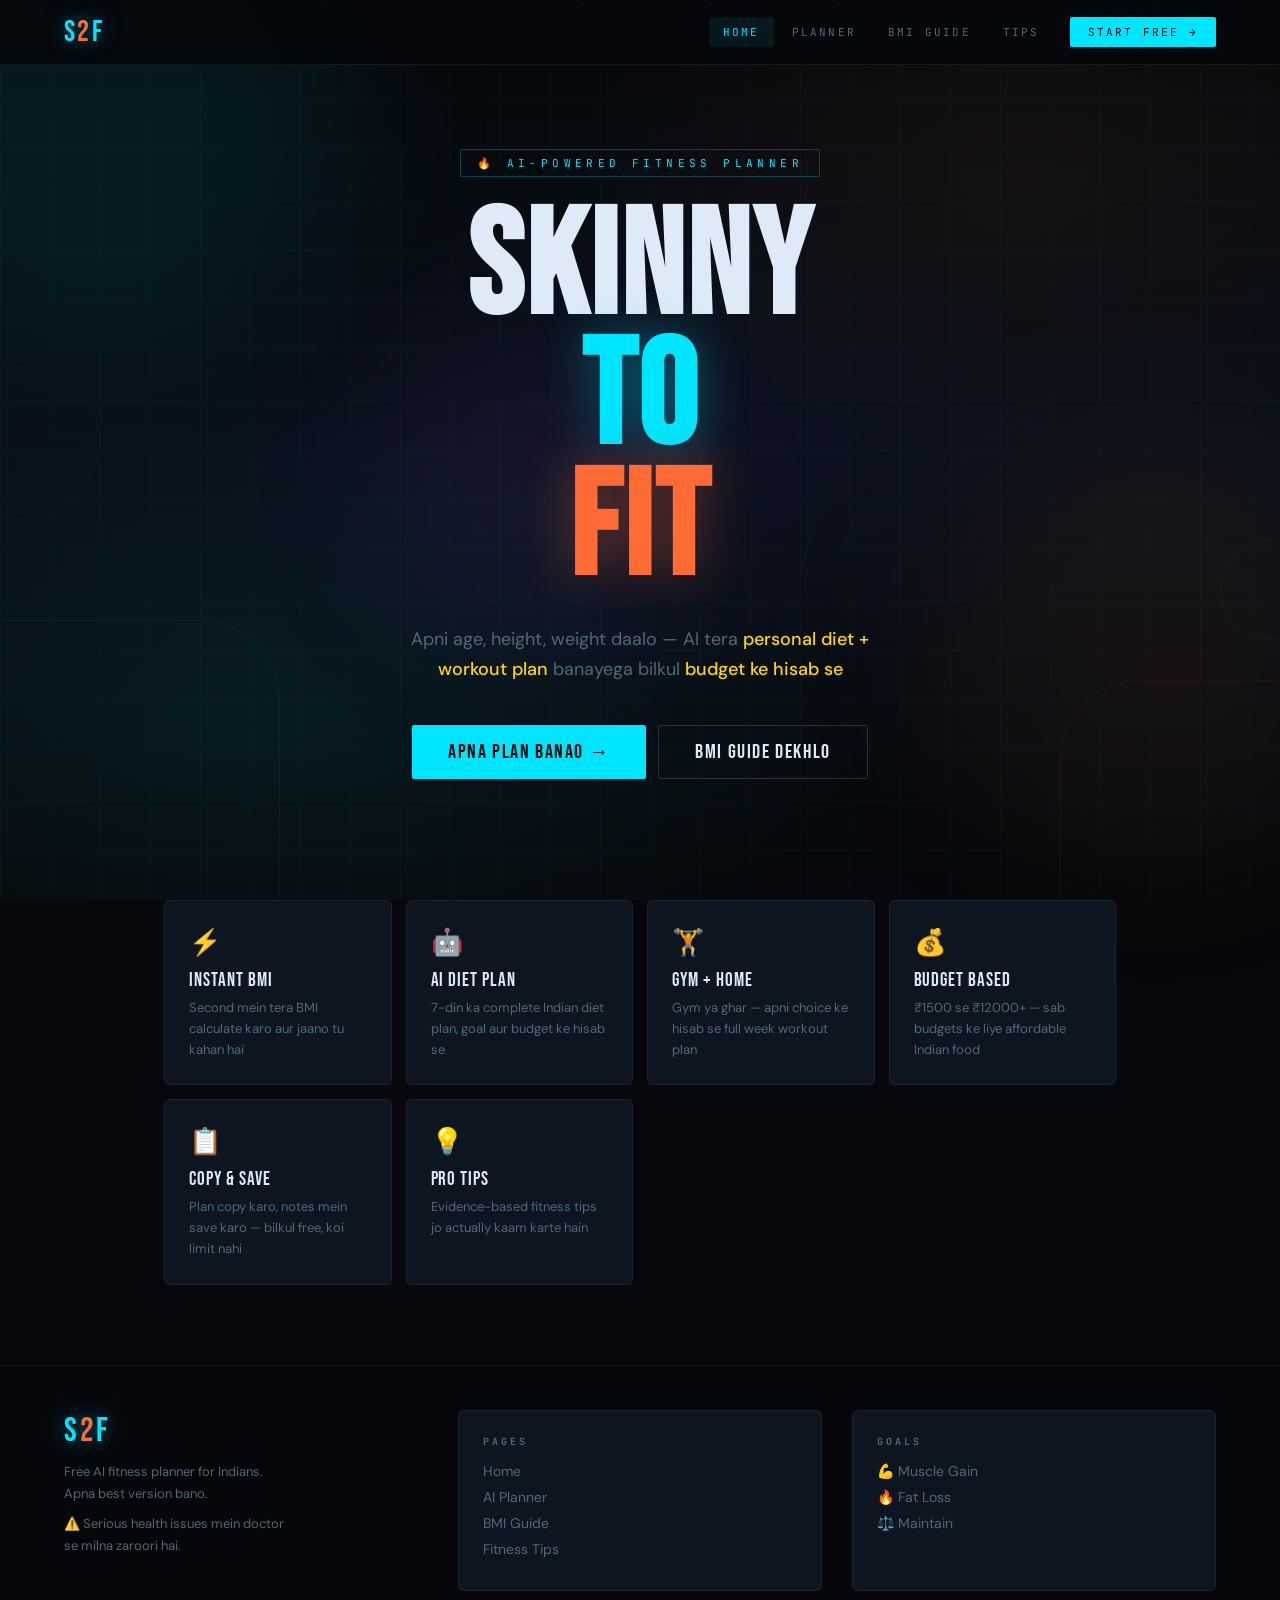
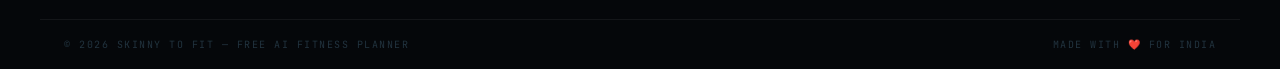
<file: index.html>
<!DOCTYPE html>
<html lang="hi">
<head>
<meta charset="UTF-8">
<meta name="viewport" content="width=device-width, initial-scale=1.0">
<title>Skinny to Fit — AI Fitness Planner</title>
<link rel="preconnect" href="https://fonts.googleapis.com">
<link href="https://fonts.googleapis.com/css2?family=Bebas+Neue&family=DM+Sans:wght@300;400;500&family=JetBrains+Mono:wght@400;600&display=swap" rel="stylesheet">
<style>
:root{--bg:#06080b;--bg2:#0b0f16;--bg3:#0f1620;--card:#0d1520;--card2:#111e2c;--border:rgba(255,255,255,0.06);--border2:rgba(255,255,255,0.14);--text:#deeaf8;--muted:#4f6878;--dim:#22333f;--cyan:#00e5ff;--orange:#ff6b35;--green:#39ff14;--gold:#ffd700;--red:#ff3366;--purple:#b94fff;--fd:'Bebas Neue',cursive;--fb:'DM Sans',sans-serif;--fm:'JetBrains Mono',monospace}
*,*::before,*::after{box-sizing:border-box;margin:0;padding:0}
html{scroll-behavior:smooth}
body{background:var(--bg);color:var(--text);font-family:var(--fb);overflow-x:hidden;min-height:100vh}

/* ===== ANIMATED GYM BACKGROUND ===== */
.gym-bg{position:fixed;inset:0;z-index:0;overflow:hidden}
.gym-bg::before{content:'';position:absolute;inset:0;background:
  radial-gradient(ellipse 80% 60% at 20% 80%, rgba(0,229,255,0.07) 0%, transparent 60%),
  radial-gradient(ellipse 60% 50% at 80% 20%, rgba(255,107,53,0.06) 0%, transparent 60%),
  radial-gradient(ellipse 50% 40% at 50% 50%, rgba(185,79,255,0.04) 0%, transparent 70%),
  linear-gradient(180deg, #06080b 0%, #08101a 50%, #06080b 100%);
  animation:bgshift 12s ease-in-out infinite alternate}
@keyframes bgshift{0%{opacity:1;filter:hue-rotate(0deg)}100%{opacity:.85;filter:hue-rotate(15deg)}}

/* Grid overlay */
.gym-grid{position:absolute;inset:0;background-image:
  linear-gradient(rgba(0,229,255,.018) 1px,transparent 1px),
  linear-gradient(90deg,rgba(0,229,255,.018) 1px,transparent 1px);
  background-size:50px 50px;animation:gm 20s linear infinite}
@keyframes gm{to{background-position:50px 50px}}

/* Animated gym silhouette elements */
.gym-deco{position:absolute;pointer-events:none;opacity:.06}
.gd1{bottom:0;left:0;width:280px;height:280px;border-right:1px solid var(--cyan);border-top:1px solid var(--cyan);border-radius:0 80px 0 0;animation:pulse-glow 4s ease-in-out infinite}
.gd2{bottom:0;right:0;width:220px;height:220px;border-left:1px solid var(--orange);border-top:1px solid var(--orange);border-radius:80px 0 0 0;animation:pulse-glow 5s ease-in-out infinite 1s}
.gd3{top:40%;left:-60px;width:160px;height:160px;border:1px solid var(--purple);border-radius:50%;animation:spin-slow 20s linear infinite}
.gd4{top:60%;right:-40px;width:100px;height:100px;border:1px solid var(--green);border-radius:50%;animation:spin-slow 15s linear infinite reverse}
@keyframes pulse-glow{0%,100%{opacity:.06}50%{opacity:.14}}
@keyframes spin-slow{to{transform:rotate(360deg)}}

/* Floating particles */
.particles{position:absolute;inset:0;overflow:hidden}
.particle{position:absolute;width:2px;height:2px;border-radius:50%;animation:float-up linear infinite}
.particle:nth-child(1){left:10%;background:var(--cyan);animation-duration:8s;animation-delay:0s}
.particle:nth-child(2){left:25%;background:var(--orange);animation-duration:11s;animation-delay:2s}
.particle:nth-child(3){left:45%;background:var(--green);animation-duration:9s;animation-delay:4s}
.particle:nth-child(4){left:65%;background:var(--cyan);animation-duration:13s;animation-delay:1s}
.particle:nth-child(5){left:80%;background:var(--purple);animation-duration:10s;animation-delay:3s}
.particle:nth-child(6){left:90%;background:var(--gold);animation-duration:12s;animation-delay:5s}
.particle:nth-child(7){left:35%;background:var(--red);animation-duration:7s;animation-delay:6s}
.particle:nth-child(8){left:55%;background:var(--cyan);animation-duration:14s;animation-delay:0.5s}
@keyframes float-up{0%{bottom:-10px;opacity:0;transform:scale(1)}10%{opacity:1}90%{opacity:.6}100%{bottom:100vh;opacity:0;transform:scale(0.5) translateX(30px)}}

/* Orbs */
.orb{position:fixed;border-radius:50%;filter:blur(80px);z-index:0;pointer-events:none;animation:of 10s ease-in-out infinite}
.o1{width:500px;height:500px;background:rgba(0,229,255,.07);top:-150px;left:-150px}
.o2{width:450px;height:450px;background:rgba(255,107,53,.06);bottom:5%;right:-100px;animation-direction:reverse;animation-duration:13s}
.o3{width:300px;height:300px;background:rgba(185,79,255,.05);top:40%;left:30%;animation-delay:-4s;animation-duration:8s}
@keyframes of{0%,100%{transform:translateY(0) scale(1)}50%{transform:translateY(-30px) scale(1.05)}}

/* ===== HEADER ===== */
header{position:fixed;top:0;left:0;right:0;z-index:999;background:rgba(6,8,11,.92);backdrop-filter:blur(28px);border-bottom:1px solid var(--border)}
.hi{max-width:1200px;margin:0 auto;padding:0 24px;display:flex;align-items:center;gap:16px;height:64px}
.logo{font-family:var(--fd);font-size:30px;letter-spacing:.08em;color:var(--cyan);text-shadow:0 0 20px rgba(0,229,255,.5);cursor:pointer;flex-shrink:0}
.logo span{color:var(--orange)}
nav{display:flex;gap:4px;margin-left:auto}
.nb{background:none;border:none;color:var(--muted);font-family:var(--fm);font-size:11px;letter-spacing:.2em;padding:8px 14px;border-radius:3px;cursor:pointer;transition:all .2s}
.nb:hover,.nb.act{color:var(--cyan);background:rgba(0,229,255,.08)}
.hcta{background:var(--cyan);color:var(--bg);font-family:var(--fm);font-size:11px;letter-spacing:.2em;padding:8px 18px;border-radius:2px;border:none;cursor:pointer;transition:all .2s}
.hcta:hover{opacity:.85;transform:translateY(-1px)}
.ham{display:none;flex-direction:column;gap:5px;background:none;border:none;cursor:pointer;padding:8px}
.ham span{width:22px;height:1.5px;background:var(--muted);display:block;transition:all .3s}
.mnav{display:none;position:fixed;top:64px;left:0;right:0;z-index:998;background:rgba(6,8,11,.97);backdrop-filter:blur(20px);border-bottom:1px solid var(--border);padding:12px 24px;flex-direction:column;gap:4px}
.mnav.open{display:flex}
.mnav .nb{text-align:left;padding:12px 16px}

/* ===== PAGES ===== */
.page{display:none;position:relative;z-index:1;padding-top:64px;min-height:100vh}
.page.act{display:block}

/* ===== HOME HERO ===== */
.hero{min-height:calc(100vh - 64px);display:flex;flex-direction:column;align-items:center;justify-content:center;text-align:center;padding:60px 24px 40px}
.hbadge{font-family:var(--fm);font-size:11px;letter-spacing:.4em;color:var(--cyan);border:1px solid rgba(0,229,255,.25);padding:6px 16px;border-radius:2px;margin-bottom:28px;display:inline-block;opacity:0;animation:fu .8s ease .2s forwards}
.htitle{font-family:var(--fd);font-size:clamp(68px,13vw,148px);line-height:.88;letter-spacing:.02em;margin-bottom:28px}
.w1{display:block;opacity:0;animation:su .8s cubic-bezier(.16,1,.3,1) .4s forwards}
.w2{display:block;color:var(--cyan);text-shadow:0 0 50px rgba(0,229,255,.4);opacity:0;animation:su .8s cubic-bezier(.16,1,.3,1) .6s forwards}
.w3{display:block;color:var(--orange);text-shadow:0 0 50px rgba(255,107,53,.4);opacity:0;animation:su .8s cubic-bezier(.16,1,.3,1) .8s forwards}
@keyframes su{from{opacity:0;transform:translateY(70px) skewY(2deg)}to{opacity:1;transform:none}}
@keyframes fu{from{opacity:0;transform:translateY(20px)}to{opacity:1;transform:none}}
.hsub{font-size:18px;color:var(--muted);max-width:520px;line-height:1.7;margin-bottom:40px;opacity:0;animation:fu .8s ease 1s forwards}
.hsub strong{color:var(--gold);font-weight:500}
.hbtns{display:flex;gap:12px;justify-content:center;flex-wrap:wrap;margin-bottom:56px;opacity:0;animation:fu .8s ease 1.2s forwards}
.bp{background:var(--cyan);color:var(--bg);font-family:var(--fd);font-size:20px;letter-spacing:.08em;padding:14px 36px;border:none;border-radius:2px;cursor:pointer;transition:all .3s;position:relative;overflow:hidden}
.bp::after{content:'';position:absolute;inset:0;background:linear-gradient(90deg,transparent,rgba(255,255,255,.25),transparent);transform:translateX(-100%);transition:.5s}
.bp:hover::after{transform:translateX(100%)}
.bp:hover{box-shadow:0 12px 40px rgba(0,229,255,.35);transform:translateY(-2px)}
.bo{background:none;border:1px solid var(--border2);color:var(--text);font-family:var(--fd);font-size:20px;letter-spacing:.08em;padding:14px 36px;border-radius:2px;cursor:pointer;transition:all .3s}
.bo:hover{border-color:var(--orange);color:var(--orange)}
.feats{display:grid;grid-template-columns:repeat(auto-fit,minmax(210px,1fr));gap:14px;max-width:1000px;margin:0 auto;padding:0 24px 80px;opacity:0;animation:fu .8s ease 1.4s forwards}
.fc{background:var(--card);border:1px solid var(--border);border-radius:6px;padding:24px;transition:all .3s;cursor:default}
.fc:hover{border-color:rgba(0,229,255,.2);transform:translateY(-4px);background:var(--card2)}
.fi{font-size:26px;margin-bottom:10px}
.fn{font-family:var(--fd);font-size:19px;letter-spacing:.05em;margin-bottom:6px;color:var(--text)}
.fd2{font-size:13px;color:var(--muted);line-height:1.6}

/* ===== PLANNER ===== */
.pw{max-width:860px;margin:0 auto;padding:40px 24px 100px}
.ph{margin-bottom:36px;padding-top:20px}
.ph h1{font-family:var(--fd);font-size:clamp(40px,7vw,70px);letter-spacing:.03em;line-height:1;color:var(--text)}
.ph p{color:var(--muted);margin-top:10px;font-size:15px}
.sb{background:var(--card);border:1px solid var(--border);border-radius:10px;padding:26px;margin-bottom:18px;transition:border-color .3s}
.sb:focus-within{border-color:rgba(0,229,255,.2)}
.sh{display:flex;align-items:center;gap:14px;margin-bottom:18px}
.snum{font-family:var(--fm);font-size:10px;letter-spacing:.3em;color:var(--cyan);border:1px solid rgba(0,229,255,.3);padding:3px 10px;border-radius:2px;flex-shrink:0}
.stit{font-family:var(--fd);font-size:24px;letter-spacing:.05em;color:var(--text)}
.ssub{font-size:13px;color:var(--muted)}
.ig{display:grid;grid-template-columns:repeat(3,1fr);gap:12px}
.ib{background:var(--bg2);border:1px solid var(--border);border-radius:6px;padding:14px 16px;transition:all .3s}
.ib:focus-within{border-color:var(--cyan);box-shadow:0 0 0 1px rgba(0,229,255,.12)}
.ib label{display:block;font-family:var(--fm);font-size:9px;letter-spacing:.35em;color:var(--muted);margin-bottom:8px;text-transform:uppercase}
.ir{display:flex;align-items:baseline;gap:6px}
.ir input{flex:1;background:none;border:none;outline:none;color:var(--text);font-family:var(--fd);font-size:36px;letter-spacing:.02em;width:100%;min-width:0}
.ir input::placeholder{color:var(--dim)}
.iu{font-family:var(--fm);font-size:11px;color:var(--muted);white-space:nowrap}
.bc2{margin-top:16px;background:none;border:1px solid var(--border2);color:var(--text);font-family:var(--fm);font-size:11px;letter-spacing:.2em;padding:10px 22px;border-radius:3px;cursor:pointer;transition:all .2s}
.bc2:hover{border-color:var(--cyan);color:var(--cyan)}
.bmic{margin-top:18px;display:none;background:var(--bg2);border:1px solid var(--border);border-radius:6px;padding:20px;animation:fu .5s ease}
.btop{display:flex;justify-content:space-between;align-items:flex-start;gap:14px;margin-bottom:18px}
.bnum{font-family:var(--fd);font-size:68px;line-height:1;transition:color .5s}
.bcat{font-family:var(--fm);font-size:10px;letter-spacing:.2em;color:var(--muted);margin-top:4px;text-transform:uppercase}
.btip{font-size:13px;color:var(--muted);max-width:200px;text-align:right;line-height:1.6}
.bsegs{display:grid;grid-template-columns:repeat(4,1fr);gap:4px;margin-bottom:6px}
.seg{font-family:var(--fm);font-size:9px;letter-spacing:.08em;text-align:center;padding:4px 2px;border-radius:2px;text-transform:uppercase}
.s1{background:rgba(0,150,255,.12);color:#0096ff}.s2{background:rgba(57,255,20,.12);color:var(--green)}.s3{background:rgba(255,200,0,.12);color:#ffc800}.s4{background:rgba(255,50,50,.12);color:var(--red)}
.btrack{height:4px;background:var(--border);border-radius:2px;position:relative;overflow:visible}
.bdot{position:absolute;top:50%;width:14px;height:14px;border-radius:50%;transform:translateY(-50%);transition:left .8s cubic-bezier(.34,1.56,.64,1),background .5s;left:0}
.rrow{display:flex;gap:8px;flex-wrap:wrap;margin-top:14px}
.ro{background:var(--bg2);border:1px solid var(--border);border-radius:4px;padding:9px 16px;cursor:pointer;font-family:var(--fm);font-size:11px;letter-spacing:.15em;color:var(--muted);transition:all .2s}
.ro:hover{border-color:var(--border2);color:var(--text)}
.ro.sel{border-color:var(--cyan);color:var(--cyan);background:rgba(0,229,255,.08)}

/* Goal cards */
.gg{display:grid;grid-template-columns:repeat(3,1fr);gap:12px}
.gc{background:var(--bg2);border:1px solid var(--border);border-radius:8px;padding:22px 14px;cursor:pointer;text-align:center;transition:all .3s;position:relative;overflow:hidden}
.gc::before{content:'';position:absolute;top:-60px;left:50%;transform:translateX(-50%);width:120px;height:120px;border-radius:50%;filter:blur(35px);opacity:0;transition:opacity .4s}
.gcm::before{background:rgba(0,229,255,.5)}.gcf::before{background:rgba(255,107,53,.5)}.gcn::before{background:rgba(57,255,20,.4)}
.gc:hover::before,.gc.sel::before{opacity:1}
.gc:hover{transform:translateY(-4px);border-color:var(--border2)}
.gc.sel{border-width:2px}.gc.sel.gcm{border-color:var(--cyan)}.gc.sel.gcf{border-color:var(--orange)}.gc.sel.gcn{border-color:var(--green)}
.gic{font-size:30px;margin-bottom:8px}.gna{font-family:var(--fd);font-size:19px;letter-spacing:.06em;margin-bottom:6px;color:var(--text)}
.gde{font-size:12px;color:var(--muted);line-height:1.5;margin-bottom:10px}
.gpi{display:inline-block;font-family:var(--fm);font-size:8px;letter-spacing:.2em;border:1px solid var(--border2);color:var(--muted);padding:3px 10px;border-radius:2px}
.dw{margin-top:14px}
.dl{font-family:var(--fm);font-size:9px;letter-spacing:.3em;color:var(--muted);text-transform:uppercase;display:block;margin-bottom:8px}
.dw textarea{width:100%;background:var(--bg2);border:1px solid var(--border);border-radius:6px;color:var(--text);font-family:var(--fb);font-size:15px;padding:14px;resize:none;outline:none;transition:border-color .3s;min-height:80px}
.dw textarea:focus{border-color:rgba(0,229,255,.3)}
.dw textarea::placeholder{color:var(--dim)}

/* Budget */
.bb{display:flex;align-items:baseline;gap:10px;margin-bottom:10px}
.rp{font-family:var(--fd);font-size:52px;color:var(--gold)}
.bb input{flex:1;background:none;border:none;outline:none;color:var(--text);font-family:var(--fd);font-size:66px;letter-spacing:-.02em;min-width:0}
.bb input::placeholder{color:var(--dim)}
.bh{font-family:var(--fm);font-size:11px;letter-spacing:.15em;margin-bottom:18px;text-transform:uppercase;min-height:18px;transition:color .3s}
.prs{display:flex;gap:8px;flex-wrap:wrap}
.pr{background:var(--bg2);border:1px solid var(--border);color:var(--muted);padding:10px 16px;border-radius:3px;cursor:pointer;font-family:var(--fm);font-size:12px;letter-spacing:.1em;transition:all .2s;display:flex;flex-direction:column;align-items:center;gap:2px}
.pr small{font-size:8px;letter-spacing:.2em;text-transform:uppercase}
.pr:hover{border-color:var(--gold);color:var(--gold)}

/* Workout type selector */
.wt-sel{display:grid;grid-template-columns:1fr 1fr;gap:12px;margin-bottom:4px}
.wt{background:var(--bg2);border:2px solid var(--border);border-radius:8px;padding:20px 14px;cursor:pointer;text-align:center;transition:all .3s;position:relative;overflow:hidden}
.wt::before{content:'';position:absolute;inset:0;opacity:0;transition:opacity .4s}
.wt-gym::before{background:radial-gradient(circle at 50% 0%, rgba(0,229,255,.2) 0%, transparent 70%)}
.wt-home::before{background:radial-gradient(circle at 50% 0%, rgba(57,255,20,.2) 0%, transparent 70%)}
.wt:hover::before,.wt.sel::before{opacity:1}
.wt:hover{transform:translateY(-3px)}
.wt.sel.wt-gym{border-color:var(--cyan);box-shadow:0 0 30px rgba(0,229,255,.15)}
.wt.sel.wt-home{border-color:var(--green);box-shadow:0 0 30px rgba(57,255,20,.15)}
.wt-icon{font-size:32px;margin-bottom:8px;display:block}
.wt-name{font-family:var(--fd);font-size:20px;letter-spacing:.06em;color:var(--text);margin-bottom:4px}
.wt-desc{font-size:11px;color:var(--muted);line-height:1.5}

/* Generate button */
.gs{padding:20px 0 40px;text-align:center}
.gb{width:100%;background:linear-gradient(135deg,var(--cyan) 0%,#00b8d4 100%);border:none;border-radius:4px;padding:0;cursor:pointer;transition:all .4s;position:relative;overflow:hidden;max-width:600px}
.gb:hover{transform:scale(1.02);box-shadow:0 20px 60px rgba(0,229,255,.35)}
.gb:active{transform:scale(.98)}.gb:disabled{opacity:.4;cursor:not-allowed;transform:none}
.gi{display:flex;align-items:center;justify-content:center;gap:16px;padding:20px 32px;color:var(--bg);font-family:var(--fd);font-size:24px;letter-spacing:.08em}
.gsh{position:absolute;inset:0;background:linear-gradient(90deg,transparent,rgba(255,255,255,.3),transparent);transform:translateX(-100%);animation:sh 2.5s ease-in-out infinite}
@keyframes sh{0%{transform:translateX(-100%)}50%,100%{transform:translateX(100%)}}
.gn2{font-family:var(--fm);font-size:10px;letter-spacing:.2em;color:var(--muted);margin-top:10px;text-transform:uppercase}

/* ===== RESULTS ===== */
.rw{max-width:960px;margin:0 auto;padding:40px 24px 100px}
.rh{text-align:center;padding:28px 0 36px}
.rh h1{font-family:var(--fd);font-size:clamp(38px,7vw,68px);letter-spacing:.04em;color:var(--text)}
.rh p{color:var(--muted);margin-top:8px}
.lo{display:flex;flex-direction:column;align-items:center;justify-content:center;min-height:50vh;gap:20px}
.spin-wrap{position:relative;width:80px;height:80px}
.spin-outer{width:80px;height:80px;border-radius:50%;border:2px solid var(--border);border-top-color:var(--cyan);animation:sp 1s linear infinite;position:absolute;top:0;left:0}
.spin-inner{width:56px;height:56px;border-radius:50%;border:2px solid var(--border);border-bottom-color:var(--orange);animation:sp .7s linear infinite reverse;position:absolute;top:50%;left:50%;transform:translate(-50%,-50%)}
@keyframes sp{to{transform:rotate(360deg)}}
.lt{font-family:var(--fd);font-size:22px;letter-spacing:.1em;color:var(--cyan)}
.ls{font-size:13px;color:var(--muted);font-family:var(--fm);letter-spacing:.15em;text-transform:uppercase}
.lt-sub{font-size:13px;color:var(--muted);max-width:300px;text-align:center;line-height:1.7;animation:blink 1.5s ease-in-out infinite}
@keyframes blink{0%,100%{opacity:.5}50%{opacity:1}}
.rtabs{display:flex;gap:8px;margin-bottom:18px;flex-wrap:wrap}
.rt{flex:1;min-width:130px;display:flex;align-items:center;justify-content:center;gap:8px;background:var(--card);border:1px solid var(--border);color:var(--muted);padding:12px;border-radius:3px;cursor:pointer;font-family:var(--fm);font-size:11px;letter-spacing:.15em;transition:all .2s}
.rt:hover:not(.act){border-color:var(--border2);color:var(--text)}
.rt.act{background:var(--cyan);border-color:var(--cyan);color:var(--bg)}
.rc{background:var(--card);border:1px solid var(--border);border-radius:10px;padding:26px;min-height:400px;margin-bottom:14px}
.rtxt{font-size:15px;line-height:1.9;color:var(--text);white-space:pre-wrap;font-family:var(--fb)}
.rac{display:flex;gap:10px;flex-wrap:wrap}
.ab{background:none;border:1px solid var(--border2);color:var(--muted);padding:10px 20px;border-radius:3px;cursor:pointer;font-family:var(--fm);font-size:11px;letter-spacing:.15em;transition:all .2s}
.ab:hover{color:var(--gold);border-color:var(--gold)}
.us{background:var(--card2);border:1px solid var(--border);border-radius:8px;padding:16px 20px;margin-bottom:22px;display:none;flex-wrap:wrap;gap:10px 22px}
.ul{font-family:var(--fm);font-size:8px;letter-spacing:.3em;color:var(--muted);text-transform:uppercase;display:block;margin-bottom:2px}
.uv{font-family:var(--fd);font-size:20px;letter-spacing:.04em;color:var(--text)}

/* ===== BMI PAGE ===== */
.bpw{max-width:700px;margin:0 auto;padding:40px 24px 80px}
.bigbmi{font-family:var(--fd);font-size:clamp(80px,15vw,160px);text-align:center;margin:20px 0;transition:color .5s,text-shadow .5s}
.btbl{width:100%;border-collapse:collapse;margin-top:22px}
.btbl th{font-family:var(--fm);font-size:9px;letter-spacing:.25em;color:var(--muted);text-transform:uppercase;text-align:left;padding:10px 14px;border-bottom:1px solid var(--border)}
.btbl td{padding:12px 14px;border-bottom:1px solid var(--border);font-size:14px;color:var(--text)}
.btbl tr:hover td{background:var(--card2)}

/* ===== TIPS ===== */
.tpw{max-width:900px;margin:0 auto;padding:40px 24px 80px}
.tg{display:grid;grid-template-columns:repeat(auto-fit,minmax(255px,1fr));gap:14px;margin-top:30px}
.tc{background:var(--card);border:1px solid var(--border);border-radius:8px;padding:22px;transition:all .3s}
.tc:hover{border-color:rgba(0,229,255,.2);transform:translateY(-4px)}
.tn{font-family:var(--fd);font-size:54px;color:var(--dim);line-height:1;margin-bottom:8px}
.tt{font-family:var(--fd);font-size:21px;letter-spacing:.04em;margin-bottom:8px;color:var(--text)}
.tb{font-size:14px;color:var(--muted);line-height:1.7}

/* ===== FOOTER ===== */
footer{position:relative;z-index:1;border-top:1px solid var(--border);background:rgba(6,8,11,.8)}
.fi2{max-width:1200px;margin:0 auto;padding:44px 24px 28px;display:grid;grid-template-columns:1fr 1fr 1fr;gap:30px}
.fb .logo{font-size:34px;margin-bottom:10px}
.fb p{font-size:13px;color:var(--muted);line-height:1.7;max-width:220px}
.fc h4{font-family:var(--fm);font-size:10px;letter-spacing:.3em;color:var(--muted);text-transform:uppercase;margin-bottom:14px}
.fc a{display:block;font-size:14px;color:var(--muted);margin-bottom:8px;cursor:pointer;transition:color .2s;text-decoration:none}
.fc a:hover{color:var(--cyan)}
.fbot{max-width:1200px;margin:0 auto;padding:18px 24px;border-top:1px solid var(--border);display:flex;justify-content:space-between;align-items:center;flex-wrap:wrap;gap:10px}
.fbot p{font-family:var(--fm);font-size:10px;letter-spacing:.15em;color:var(--dim);text-transform:uppercase}
.fn3{font-size:11px;color:var(--dim);margin-top:8px}

/* ===== REVEAL ===== */
.rev{opacity:0;transform:translateY(28px);transition:opacity .7s ease,transform .7s ease}
.rev.vis{opacity:1;transform:none}

/* ===== TOAST ===== */
.toast{position:fixed;bottom:28px;left:50%;transform:translateX(-50%) translateY(20px);background:var(--card2);border:1px solid rgba(0,229,255,.3);color:var(--text);padding:12px 24px;border-radius:3px;font-family:var(--fm);font-size:12px;letter-spacing:.08em;z-index:9999;white-space:nowrap;box-shadow:0 8px 32px rgba(0,0,0,.6);opacity:0;transition:all .3s;pointer-events:none}
.toast.show{opacity:1;transform:translateX(-50%) translateY(0)}

/* ===== LOW BUDGET POPUP ===== */
.popup-overlay{position:fixed;inset:0;background:rgba(0,0,0,.85);z-index:9998;display:none;align-items:center;justify-content:center;backdrop-filter:blur(8px);animation:fadein .3s ease}
.popup-overlay.open{display:flex}
@keyframes fadein{from{opacity:0}to{opacity:1}}
.popup-box{background:var(--card);border:1px solid rgba(255,107,53,.4);border-radius:12px;padding:36px 32px;max-width:480px;width:90%;text-align:center;position:relative;box-shadow:0 40px 100px rgba(0,0,0,.7),0 0 60px rgba(255,107,53,.1);animation:popscale .4s cubic-bezier(.34,1.56,.64,1)}
@keyframes popscale{from{opacity:0;transform:scale(.8) translateY(20px)}to{opacity:1;transform:none}}
.popup-emoji{font-size:56px;display:block;margin-bottom:16px;animation:shake .5s ease .4s both}
@keyframes shake{0%,100%{transform:rotate(0)}20%{transform:rotate(-10deg)}40%{transform:rotate(10deg)}60%{transform:rotate(-8deg)}80%{transform:rotate(8deg)}}
.popup-title{font-family:var(--fd);font-size:32px;letter-spacing:.05em;color:var(--orange);margin-bottom:12px}
.popup-msg{font-size:14px;color:var(--muted);line-height:1.8;margin-bottom:24px}
.popup-msg strong{color:var(--text)}
.popup-btns{display:flex;flex-direction:column;gap:10px}
.popup-increase{background:linear-gradient(135deg,var(--cyan),#00b8d4);color:var(--bg);font-family:var(--fd);font-size:18px;letter-spacing:.06em;padding:12px 24px;border:none;border-radius:4px;cursor:pointer;transition:all .3s}
.popup-increase:hover{transform:scale(1.03);box-shadow:0 8px 30px rgba(0,229,255,.3)}
.popup-proceed{background:none;border:1px solid rgba(255,107,53,.4);color:var(--orange);font-family:var(--fm);font-size:11px;letter-spacing:.2em;padding:10px 24px;border-radius:3px;cursor:pointer;transition:all .2s}
.popup-proceed:hover{border-color:var(--orange);background:rgba(255,107,53,.08)}
.popup-close{position:absolute;top:14px;right:18px;background:none;border:none;color:var(--muted);font-size:20px;cursor:pointer;transition:color .2s}
.popup-close:hover{color:var(--text)}

/* ===== ANIMATED WORKOUT BACKGROUND (Results Page) ===== */
.workout-bg{position:fixed;inset:0;z-index:0;overflow:hidden;pointer-events:none;opacity:0;transition:opacity 1s ease}
.workout-bg.show{opacity:1}
.wb-dumbbell{position:absolute;font-size:clamp(24px,4vw,48px);opacity:0.07;animation:db-float linear infinite;filter:blur(0.5px)}
.wb-dumbbell:nth-child(1){left:5%;top:20%;animation-duration:7s;animation-delay:0s;font-size:32px}
.wb-dumbbell:nth-child(2){right:8%;top:35%;animation-duration:9s;animation-delay:2s;font-size:42px;animation-name:db-float-r}
.wb-dumbbell:nth-child(3){left:15%;bottom:25%;animation-duration:6s;animation-delay:1s;font-size:28px}
.wb-dumbbell:nth-child(4){right:20%;bottom:20%;animation-duration:11s;animation-delay:3s;font-size:36px;animation-name:db-float-r}
.wb-dumbbell:nth-child(5){left:50%;top:15%;animation-duration:8s;animation-delay:4s;font-size:22px}
.wb-dumbbell:nth-child(6){right:35%;bottom:30%;animation-duration:10s;animation-delay:1.5s;font-size:30px;animation-name:db-float-r}
@keyframes db-float{0%,100%{transform:translateY(0) rotate(-10deg) scale(1)}25%{transform:translateY(-18px) rotate(5deg) scale(1.05)}50%{transform:translateY(-8px) rotate(-5deg) scale(0.97)}75%{transform:translateY(-22px) rotate(8deg) scale(1.03)}}
@keyframes db-float-r{0%,100%{transform:translateY(0) rotate(10deg) scale(1)}25%{transform:translateY(-15px) rotate(-6deg) scale(1.04)}50%{transform:translateY(-25px) rotate(10deg) scale(0.98)}75%{transform:translateY(-10px) rotate(-8deg) scale(1.02)}}
.wb-bar{position:absolute;height:2px;background:linear-gradient(90deg,transparent,rgba(0,229,255,0.15),rgba(0,229,255,0.06),transparent);border-radius:2px;animation:bar-sweep linear infinite}
.wb-bar:nth-child(7){width:60%;left:-10%;top:30%;animation-duration:6s;animation-delay:0s}
.wb-bar:nth-child(8){width:40%;right:-5%;top:60%;animation-duration:8s;animation-delay:2s}
.wb-bar:nth-child(9){width:50%;left:20%;top:75%;animation-duration:7s;animation-delay:4s;background:linear-gradient(90deg,transparent,rgba(255,107,53,0.12),rgba(255,107,53,0.05),transparent)}
@keyframes bar-sweep{0%{opacity:0;transform:translateX(-30px)}20%{opacity:1}80%{opacity:0.6}100%{opacity:0;transform:translateX(30px)}}
.wb-ring{position:absolute;border-radius:50%;border:1px solid;animation:ring-pulse ease-out infinite}
.wb-ring:nth-child(10){width:200px;height:200px;border-color:rgba(0,229,255,0.08);top:10%;left:-80px;animation-duration:5s;animation-delay:0s}
.wb-ring:nth-child(11){width:300px;height:300px;border-color:rgba(255,107,53,0.06);bottom:5%;right:-100px;animation-duration:7s;animation-delay:2s}
.wb-ring:nth-child(12){width:150px;height:150px;border-color:rgba(57,255,20,0.08);top:50%;left:40%;animation-duration:4s;animation-delay:1s}
@keyframes ring-pulse{0%{transform:scale(0.8);opacity:0}50%{opacity:1}100%{transform:scale(1.4);opacity:0}}
.wb-bolt{position:absolute;width:1px;background:linear-gradient(180deg,transparent,rgba(0,229,255,0.3),rgba(0,229,255,0.1),transparent);animation:bolt-strike linear infinite}
.wb-bolt:nth-child(13){height:120px;left:25%;top:0;animation-duration:4s;animation-delay:1s}
.wb-bolt:nth-child(14){height:80px;right:30%;bottom:0;animation-duration:5s;animation-delay:3s;background:linear-gradient(180deg,transparent,rgba(255,107,53,0.25),transparent)}
.wb-bolt:nth-child(15){height:100px;left:60%;top:20%;animation-duration:6s;animation-delay:0.5s}
@keyframes bolt-strike{0%{opacity:0;transform:scaleY(0) translateY(-20px)}10%{opacity:1;transform:scaleY(1)}80%{opacity:0.4}100%{opacity:0;transform:scaleY(0.5) translateY(20px)}}
.wb-words{position:absolute;inset:0;overflow:hidden}
.wb-word{position:absolute;font-family:var(--fd);font-size:clamp(60px,10vw,120px);letter-spacing:.2em;opacity:0.025;color:var(--cyan);white-space:nowrap;animation:word-drift linear infinite}
.wb-word:nth-child(1){top:10%;left:-10%;animation-duration:25s;animation-delay:0s}
.wb-word:nth-child(2){top:45%;left:-20%;animation-duration:30s;animation-delay:8s;color:var(--orange);font-size:80px}
.wb-word:nth-child(3){top:72%;left:-5%;animation-duration:20s;animation-delay:14s;color:var(--green);font-size:60px}
@keyframes word-drift{0%{transform:translateX(0)}100%{transform:translateX(120vw)}}
.wb-sweat{position:absolute;width:4px;height:4px;border-radius:50%;animation:sweat-burst linear infinite}
.wb-sweat:nth-child(16){left:30%;top:40%;background:var(--cyan);animation-duration:3s;animation-delay:0s;box-shadow:0 0 8px var(--cyan)}
.wb-sweat:nth-child(17){left:70%;top:55%;background:var(--orange);animation-duration:4s;animation-delay:1s;box-shadow:0 0 8px var(--orange)}
.wb-sweat:nth-child(18){left:50%;top:25%;background:var(--green);animation-duration:3.5s;animation-delay:2s;box-shadow:0 0 8px var(--green)}
@keyframes sweat-burst{0%{opacity:0;transform:scale(0)}30%{opacity:1;transform:scale(1.5)}100%{opacity:0;transform:scale(0) translate(40px,-60px)}}
/* ===== RESPONSIVE ===== */
@media(max-width:768px){nav,.hcta{display:none}.ham{display:flex}.ig{grid-template-columns:1fr}.gg{grid-template-columns:1fr}.fi2{grid-template-columns:1fr}.btop{flex-direction:column}.btip{text-align:left;max-width:100%}.gi{font-size:19px;padding:15px 20px}.wt-sel{grid-template-columns:1fr}}
@media(max-width:480px){.hbtns{flex-direction:column;align-items:center}.rtabs{flex-direction:column}.fbot{flex-direction:column;text-align:center}}

::selection{background:rgba(0,229,255,.2)}
::-webkit-scrollbar{width:5px}::-webkit-scrollbar-track{background:var(--bg)}::-webkit-scrollbar-thumb{background:var(--border2);border-radius:3px}
</style>
</head>
<body>

<!-- ANIMATED GYM BACKGROUND -->
<div class="gym-bg">
  <div class="gym-grid"></div>
  <div class="gym-deco gd1"></div>
  <div class="gym-deco gd2"></div>
  <div class="gym-deco gd3"></div>
  <div class="gym-deco gd4"></div>
  <div class="particles">
    <div class="particle"></div><div class="particle"></div><div class="particle"></div>
    <div class="particle"></div><div class="particle"></div><div class="particle"></div>
    <div class="particle"></div><div class="particle"></div>
  </div>
</div>
<div class="orb o1"></div><div class="orb o2"></div><div class="orb o3"></div>

<!-- ANIMATED WORKOUT BACKGROUND (shown on results page) -->
<div class="workout-bg" id="workoutBg">
  <div class="wb-dumbbell">🏋️</div>
  <div class="wb-dumbbell">💪</div>
  <div class="wb-dumbbell">🥊</div>
  <div class="wb-dumbbell">⚡</div>
  <div class="wb-dumbbell">🔥</div>
  <div class="wb-dumbbell">🏋️</div>
  <div class="wb-bar"></div>
  <div class="wb-bar"></div>
  <div class="wb-bar"></div>
  <div class="wb-ring"></div>
  <div class="wb-ring"></div>
  <div class="wb-ring"></div>
  <div class="wb-bolt"></div>
  <div class="wb-bolt"></div>
  <div class="wb-bolt"></div>
  <div class="wb-words">
    <div class="wb-word">BEAST MODE</div>
    <div class="wb-word">GAINS</div>
    <div class="wb-word">NO PAIN NO GAIN</div>
  </div>
  <div class="wb-sweat"></div>
  <div class="wb-sweat"></div>
  <div class="wb-sweat"></div>
</div>

<!-- LOW BUDGET POPUP -->
<div class="popup-overlay" id="budgetPopup">
  <div class="popup-box">
    <button class="popup-close" onclick="closePopup()">✕</button>
    <span class="popup-emoji">🤜</span>
    <div class="popup-title">BHAI ITNA KAM?!</div>
    <div class="popup-msg">
      Tu <strong id="popupBudgetShow">₹XXX</strong> budget mein body banana chahta hai?<br>
      <strong>Yaar, sale mutthi he maar!</strong> 😂<br><br>
      Itne kam mein toh sirf roti-dal milegi, muscle gain ke liye minimum ₹1,500 chahiye.<br>
      <strong>Budget badha, tab body banegi!</strong> 💪
    </div>
    <div class="popup-btns">
      <button class="popup-increase" onclick="increaseBudget()">💰 BUDGET BADHA DO (₹1,500 set karo)</button>
      <button class="popup-proceed" onclick="proceedAnyway()">Haan bhai, mujhe pata hai — phir bhi try karo</button>
    </div>
  </div>
</div>

<!-- HEADER -->
<header>
  <div class="hi">
    <div class="logo" onclick="go('home')">S<span>2</span>F</div>
    <nav>
      <button class="nb act" id="nb-home" onclick="go('home')">HOME</button>
      <button class="nb" id="nb-planner" onclick="go('planner')">PLANNER</button>
      <button class="nb" id="nb-bmi" onclick="go('bmi')">BMI GUIDE</button>
      <button class="nb" id="nb-tips" onclick="go('tips')">TIPS</button>
    </nav>
    <button class="hcta" onclick="go('planner')">START FREE →</button>
    <button class="ham" onclick="tmn()"><span></span><span></span><span></span></button>
  </div>
</header>
<div class="mnav" id="mn">
  <button class="nb" onclick="go('home');tmn()">🏠 HOME</button>
  <button class="nb" onclick="go('planner');tmn()">📋 PLANNER</button>
  <button class="nb" onclick="go('bmi');tmn()">📊 BMI GUIDE</button>
  <button class="nb" onclick="go('tips');tmn()">💡 TIPS</button>
</div>

<!-- PAGE: HOME -->
<div class="page act" id="pg-home">
  <section class="hero">
    <div class="hbadge">🔥 AI-POWERED FITNESS PLANNER</div>
    <h1 class="htitle"><span class="w1">SKINNY</span><span class="w2">TO</span><span class="w3">FIT</span></h1>
    <p class="hsub">Apni age, height, weight daalo — AI tera <strong>personal diet + workout plan</strong> banayega bilkul <strong>budget ke hisab se</strong></p>
    <div class="hbtns">
      <button class="bp" onclick="go('planner')">APNA PLAN BANAO →</button>
      <button class="bo" onclick="go('bmi')">BMI GUIDE DEKHLO</button>
    </div>
  </section>
  <div class="feats">
    <div class="fc rev"><div class="fi">⚡</div><div class="fn">INSTANT BMI</div><div class="fd2">Second mein tera BMI calculate karo aur jaano tu kahan hai</div></div>
    <div class="fc rev"><div class="fi">🤖</div><div class="fn">AI DIET PLAN</div><div class="fd2">7-din ka complete Indian diet plan, goal aur budget ke hisab se</div></div>
    <div class="fc rev"><div class="fi">🏋️</div><div class="fn">GYM + HOME</div><div class="fd2">Gym ya ghar — apni choice ke hisab se full week workout plan</div></div>
    <div class="fc rev"><div class="fi">💰</div><div class="fn">BUDGET BASED</div><div class="fd2">₹1500 se ₹12000+ — sab budgets ke liye affordable Indian food</div></div>
    <div class="fc rev"><div class="fi">📋</div><div class="fn">COPY & SAVE</div><div class="fd2">Plan copy karo, notes mein save karo — bilkul free, koi limit nahi</div></div>
    <div class="fc rev"><div class="fi">💡</div><div class="fn">PRO TIPS</div><div class="fd2">Evidence-based fitness tips jo actually kaam karte hain</div></div>
  </div>
  <footer>
    <div class="fi2">
      <div class="fb"><div class="logo">S<span style="color:var(--orange)">2</span>F</div><p>Free AI fitness planner for Indians. Apna best version bano.</p><p class="fn3">⚠️ Serious health issues mein doctor se milna zaroori hai.</p></div>
      <div class="fc"><h4>Pages</h4><a onclick="go('home')">Home</a><a onclick="go('planner')">AI Planner</a><a onclick="go('bmi')">BMI Guide</a><a onclick="go('tips')">Fitness Tips</a></div>
      <div class="fc"><h4>Goals</h4><a onclick="go('planner')">💪 Muscle Gain</a><a onclick="go('planner')">🔥 Fat Loss</a><a onclick="go('planner')">⚖️ Maintain</a></div>
    </div>
    <div class="fbot"><p>© 2026 SKINNY TO FIT — FREE AI FITNESS PLANNER</p><p>MADE WITH ❤️ FOR INDIA</p></div>
  </footer>
</div>

<!-- PAGE: PLANNER -->
<div class="page" id="pg-planner">
  <div class="pw">
    <div class="ph"><h1>AI <span style="color:var(--cyan)">PLANNER</span></h1><p>Sabhi steps fill karo — AI tera poora plan banayega</p></div>

    <!-- Step 1: Details -->
    <div class="sb rev">
      <div class="sh"><span class="snum">STEP 01</span><div><div class="stit">TERI DETAILS</div><div class="ssub">Basic info daalo</div></div></div>
      <div class="ig">
        <div class="ib"><label>UMAR</label><div class="ir"><input type="number" id="age" placeholder="22" min="10" max="80"><span class="iu">saal</span></div></div>
        <div class="ib"><label>LAMBAI</label><div class="ir"><input type="number" id="ht" placeholder="170" min="100" max="250"><span class="iu">cm</span></div></div>
        <div class="ib"><label>WAZN</label><div class="ir"><input type="number" id="wt" placeholder="65" min="20" max="300"><span class="iu">kg</span></div></div>
      </div>
      <div style="margin-top:14px"><div class="dl" style="display:block;margin-bottom:8px">GENDER</div>
        <div class="rrow"><div class="ro sel" id="gm" onclick="sr('g','gm','Male')">♂ Male</div><div class="ro" id="gf" onclick="sr('g','gf','Female')">♀ Female</div></div>
      </div>
      <div style="margin-top:14px"><div class="dl" style="display:block;margin-bottom:8px">ACTIVITY LEVEL</div>
        <div class="rrow">
          <div class="ro sel" id="as" onclick="sr('a','as','Sedentary')">😴 Sedentary</div>
          <div class="ro" id="al" onclick="sr('a','al','Lightly Active')">🚶 Light</div>
          <div class="ro" id="am" onclick="sr('a','am','Moderately Active')">🏃 Moderate</div>
          <div class="ro" id="av" onclick="sr('a','av','Very Active')">🔥 Very Active</div>
        </div>
      </div>
      <button class="bc2" style="margin-top:18px" onclick="cb()">⚡ BMI CALCULATE KARO</button>
      <div class="bmic" id="bc">
        <div class="btop"><div><div class="bnum" id="bv">--</div><div class="bcat" id="bct">--</div></div><div class="btip" id="btp"></div></div>
        <div class="bsegs"><div class="seg s1">Underweight</div><div class="seg s2">Normal</div><div class="seg s3">Overweight</div><div class="seg s4">Obese</div></div>
        <div class="btrack"><div class="bdot" id="bd"></div></div>
      </div>
    </div>

    <!-- Step 2: Goal -->
    <div class="sb rev">
      <div class="sh"><span class="snum">STEP 02</span><div><div class="stit">TERA GOAL</div><div class="ssub">Ek goal choose karo</div></div></div>
      <div class="gg">
        <div class="gc gcm" id="gcm" onclick="sg('muscle')"><div class="gic">💪</div><div class="gna">MUSCLE GAIN</div><div class="gde">Muscles banao, strong bano, body transform karo</div><div class="gpi">HIGH PROTEIN</div></div>
        <div class="gc gcf" id="gcf" onclick="sg('fatloss')"><div class="gic">🔥</div><div class="gna">FAT LOSS</div><div class="gde">Wazn ghataao, lean bano, slim figure pao</div><div class="gpi">CALORIE DEFICIT</div></div>
        <div class="gc gcn" id="gcn" onclick="sg('maintain')"><div class="gic">⚖️</div><div class="gna">MAINTAIN</div><div class="gde">Fit raho, balance rakho, energy improve karo</div><div class="gpi">BALANCED</div></div>
      </div>
      <div class="dw" style="margin-top:14px"><label class="dl">SPECIFIC GOAL (OPTIONAL)</label><textarea id="gd" placeholder="Jaise: 3 mahine mein 5 kg gain karna hai... shaadi se pehle slim hona hai..."></textarea></div>
    </div>

    <!-- Step 3: Workout Type -->
    <div class="sb rev">
      <div class="sh"><span class="snum">STEP 03</span><div><div class="stit">WORKOUT TYPE</div><div class="ssub">Gym jaoge ya ghar pe workout karoge?</div></div></div>
      <div class="wt-sel">
        <div class="wt wt-gym sel" id="wt-gym" onclick="swt('gym')">
          <span class="wt-icon">🏋️</span>
          <div class="wt-name">GYM WORKOUT</div>
          <div class="wt-desc">Barbells, dumbbells, machines — full gym equipment ke saath heavy training</div>
        </div>
        <div class="wt wt-home" id="wt-home" onclick="swt('home')">
          <span class="wt-icon">🏠</span>
          <div class="wt-name">HOME WORKOUT</div>
          <div class="wt-desc">Bina gym ke ghar pe bodyweight + minimal equipment se fitness</div>
        </div>
      </div>
    </div>

    <!-- Step 4: Budget -->
    <div class="sb rev" id="bud-section">
      <div class="sh"><span class="snum">STEP 04</span><div><div class="stit">MONTHLY BUDGET</div><div class="ssub">Sirf khane ka budget daalo (₹)</div></div></div>
      <div class="bb"><span class="rp">₹</span><input type="number" id="bud" placeholder="3000" min="1" oninput="ub()"></div>
      <div class="bh" id="bhi">—</div>
      <div class="prs">
        <div class="pr" onclick="sb2(1500)">₹1,500<small>Tight</small></div>
        <div class="pr" onclick="sb2(3000)">₹3,000<small>Average</small></div>
        <div class="pr" onclick="sb2(5000)">₹5,000<small>Good</small></div>
        <div class="pr" onclick="sb2(8000)">₹8,000<small>Comfortable</small></div>
        <div class="pr" onclick="sb2(12000)">₹12,000<small>Premium</small></div>
      </div>
    </div>

    <!-- Generate -->
    <div class="gs">
      <button class="gb" id="gbtn" onclick="gen()">
        <div class="gi"><span>✨</span><span id="gtxt">MERA PLAN GENERATE KARO</span><span>→</span></div>
        <div class="gsh"></div>
      </button>
      <div class="gn2">AI 30–60 sec mein tera complete plan bana dega • Ctrl+Enter</div>
    </div>
  </div>
  <footer>
    <div class="fi2">
      <div class="fb"><div class="logo">S<span style="color:var(--orange)">2</span>F</div><p>Free AI fitness planner. Apna best version bano.</p></div>
      <div class="fc"><h4>Pages</h4><a onclick="go('home')">Home</a><a onclick="go('bmi')">BMI Guide</a><a onclick="go('tips')">Tips</a></div>
      <div class="fc"><h4>Quick Help</h4><a onclick="toast2('Height cm mein daalo! 5ft 7in = 170cm')">Height convert kaise?</a><a onclick="toast2('Subah khali pet wazn lo — sabse accurate!')">Wazn kab maapein?</a><a onclick="toast2('Sirf grocery ka budget — gym fees nahi!')">Budget mein kya?</a></div>
    </div>
    <div class="fbot"><p>© 2026 SKINNY TO FIT</p><p>100% FREE • NO ADS • AI POWERED</p></div>
  </footer>
</div>

<!-- PAGE: RESULTS -->
<div class="page" id="pg-results">
  <div class="rw">
    <div class="rh"><h1>TERA PLAN <span style="color:var(--cyan)">READY</span> HAI 🎉</h1><p>AI ne tere liye personalized plan banaya hai</p></div>
    <div class="us" id="usum"></div>
    <div class="lo" id="ldr">
      <div class="spin-wrap">
        <div class="spin-outer"></div>
        <div class="spin-inner"></div>
      </div>
      <div class="lt" id="loaderTitle">AI KAM KAR RAHA HAI...</div>
      <div class="ls">Diet + Workout dono ban rahe hain</div>
      <div class="lt-sub" id="loaderMsg">Bhai wait kar, body banne mein time lagta hai 🏗️</div>
    </div>
    <div id="rmain" style="display:none">
      <div class="rtabs"><div class="rt act" id="rtd" onclick="stab('diet')">🥗 Diet Plan</div><div class="rt" id="rtw" onclick="stab('workout')">🏋️ Workout Plan</div></div>
      <div class="rc"><div class="rtxt" id="rtxt"></div></div>
      <div class="rac"><button class="ab" onclick="cp()">📋 Plan Copy Karo</button><button class="ab" onclick="go('planner')">↩ Dobara Banao</button></div>
    </div>
  </div>
  <footer>
    <div class="fi2">
      <div class="fb"><div class="logo">S<span style="color:var(--orange)">2</span>F</div><p>Tera plan ready hai — ab action lo! 💪</p></div>
      <div class="fc"><h4>Next Steps</h4><a onclick="cp()">📋 Plan Copy Karo</a><a onclick="go('tips')">💡 Tips Padho</a><a onclick="go('planner')">🔄 Naya Plan Banao</a></div>
      <div class="fc"><h4>Remember</h4><a>✅ Consistency = Results</a><a>✅ 7-8 ghante neend lo</a><a>✅ 3-4 litre paani piyo</a></div>
    </div>
    <div class="fbot"><p>© 2026 SKINNY TO FIT</p><p>RESULTS AATE HAIN — RUKNA MAT! 💪</p></div>
  </footer>
</div>

<!-- PAGE: BMI GUIDE -->
<div class="page" id="pg-bmi">
  <div class="bpw">
    <div class="ph"><h1>BMI <span style="color:var(--cyan)">GUIDE</span></h1><p>BMI kya hai, kaise calculate hota hai</p></div>
    <div class="sb rev" style="margin-bottom:18px">
      <div class="stit" style="font-size:20px;margin-bottom:14px">QUICK BMI CHECK</div>
      <div style="display:grid;grid-template-columns:1fr 1fr;gap:12px;margin-bottom:14px">
        <div class="ib"><label>HEIGHT</label><div class="ir"><input type="number" id="qh" placeholder="170"><span class="iu">cm</span></div></div>
        <div class="ib"><label>WEIGHT</label><div class="ir"><input type="number" id="qw" placeholder="65"><span class="iu">kg</span></div></div>
      </div>
      <button class="bc2" onclick="qb()">CALCULATE</button>
      <div class="bigbmi" id="qbr" style="display:none">--</div>
      <div id="qbc" style="text-align:center;font-family:var(--fm);font-size:12px;letter-spacing:.2em;color:var(--muted);display:none;margin-top:-10px;margin-bottom:10px"></div>
    </div>
    <div class="sb rev">
      <div class="stit" style="font-size:21px;margin-bottom:14px">BMI CATEGORIES</div>
      <table class="btbl">
        <tr><th>BMI Range</th><th>Category</th><th>Matlab</th><th>Goal</th></tr>
        <tr><td style="color:#4499ff">Below 16</td><td>Severely Underweight</td><td>Bahut patla</td><td>Immediate weight gain</td></tr>
        <tr><td style="color:#0096ff">16 – 18.4</td><td>Underweight</td><td>Patla</td><td>Muscle gain + calorie surplus</td></tr>
        <tr><td style="color:var(--green)">18.5 – 24.9</td><td>Normal ✓</td><td>Fit hai tu!</td><td>Maintain ya muscle gain</td></tr>
        <tr><td style="color:#ffc800">25 – 29.9</td><td>Overweight</td><td>Thoda zyada</td><td>Fat loss + cardio</td></tr>
        <tr><td style="color:var(--orange)">30 – 34.9</td><td>Obese Class I</td><td>Wazn zyada</td><td>Fat loss priority</td></tr>
        <tr><td style="color:var(--red)">35+</td><td>Obese Class II+</td><td>Health risk</td><td>Doctor + fat loss</td></tr>
      </table>
    </div>
    <div class="sb rev" style="margin-top:16px">
      <div class="stit" style="font-size:20px;margin-bottom:10px">BMI KI LIMITATIONS</div>
      <p style="color:var(--muted);font-size:14px;line-height:1.8">BMI sirf ek estimate hai — ye muscle mass aur fat mein fark nahi karta. Ek bodybuilder ka BMI "overweight" show kar sakta hai. BMI ke saath waist size aur body fat percentage bhi dekhna chahiye.</p>
    </div>
    <div style="text-align:center;margin-top:28px"><button class="bp" onclick="go('planner')">AI PLAN BANAO →</button></div>
  </div>
  <footer>
    <div class="fi2">
      <div class="fb"><div class="logo">S<span style="color:var(--orange)">2</span>F</div><p>Free AI fitness planner for Indians.</p></div>
      <div class="fc"><h4>Pages</h4><a onclick="go('home')">Home</a><a onclick="go('planner')">AI Planner</a><a onclick="go('tips')">Tips</a></div>
      <div class="fc"><h4>Tools</h4><a onclick="go('bmi')">BMI Calculator</a><a onclick="go('planner')">Diet Planner</a><a onclick="go('planner')">Workout Planner</a></div>
    </div>
    <div class="fbot"><p>© 2026 SKINNY TO FIT</p></div>
  </footer>
</div>

<!-- PAGE: TIPS -->
<div class="page" id="pg-tips">
  <div class="tpw">
    <div class="ph"><h1>FITNESS <span style="color:var(--green)">TIPS</span></h1><p>Jo cheezein actually kaam karti hain — bina BS ke</p></div>
    <div class="tg">
      <div class="tc rev"><div class="tn">01</div><div class="tt">PROTEIN KING HAI</div><div class="tb">Body weight ke per kg 1.6–2g protein lo. Muscle gain ke liye protein sabse zaroori hai. Dal, eggs, paneer, soya, chicken — ye sab achhe sources hain.</div></div>
      <div class="tc rev"><div class="tn">02</div><div class="tt">NEEND MAT CHODO</div><div class="tb">7-8 ghante neend mein muscles repair hoti hain. Kam neend = slow progress + cortisol badh jata hai = fat gain. Neend bhi workout hai bhai.</div></div>
      <div class="tc rev"><div class="tn">03</div><div class="tt">PAANI PIYO</div><div class="tb">3-4 litre paani daily. Dehydration se performance 20-30% drop hoti hai. Workout se pehle, during, aur baad mein paani zaroor piyo.</div></div>
      <div class="tc rev"><div class="tn">04</div><div class="tt">CONSISTENCY &gt; INTENSITY</div><div class="tb">Ek mahine mein chamtkar nahi hota. Jo log 6-12 mahine consistent rehte hain, wahi actually transform hote hain. Choti choti progress celebrate karo.</div></div>
      <div class="tc rev"><div class="tn">05</div><div class="tt">PROGRESSIVE OVERLOAD</div><div class="tb">Har hafte thoda zyada weight ya reps add karo. Body ko challenge nahi milega to grow nahi karegi. Same weight same reps = zero progress.</div></div>
      <div class="tc rev"><div class="tn">06</div><div class="tt">JUNK FOOD CONTROL</div><div class="tb">80/20 rule — 80% clean khao, 20% enjoy karo. Complete restriction rebound karvata hai. Occasional cheat meal okay hai.</div></div>
      <div class="tc rev"><div class="tn">07</div><div class="tt">CARDIO + WEIGHTS DONO</div><div class="tb">Sirf cardio se muscle bhi jaati hai. Sirf weights se heart suffer karta hai. Dono ka balance raho best results ke liye.</div></div>
      <div class="tc rev"><div class="tn">08</div><div class="tt">STRESS MANAGE KARO</div><div class="tb">Cortisol (stress hormone) fat store karvata hai belly mein. Meditation, walking, ya koi bhi hobby — stress kam karo, results jaldi aayenge.</div></div>
      <div class="tc rev"><div class="tn">09</div><div class="tt">TRACK KARO PROGRESS</div><div class="tb">Weekly weight + measurements lo. Photos lo. Jo track hota hai woh improve hota hai. Scale pe nahi, mirror mein dekhna zaroori hai.</div></div>
    </div>
    <div style="text-align:center;margin-top:44px"><button class="bp" onclick="go('planner')">PLAN BANAO →</button></div>
  </div>
  <footer>
    <div class="fi2">
      <div class="fb"><div class="logo">S<span style="color:var(--orange)">2</span>F</div><p>Knowledge + Action = Results. 💪</p></div>
      <div class="fc"><h4>Pages</h4><a onclick="go('home')">Home</a><a onclick="go('planner')">AI Planner</a><a onclick="go('bmi')">BMI Guide</a></div>
      <div class="fc"><h4>Goals</h4><a onclick="go('planner')">💪 Muscle Gain</a><a onclick="go('planner')">🔥 Fat Loss</a><a onclick="go('planner')">⚖️ Maintain</a></div>
    </div>
    <div class="fbot"><p>© 2026 SKINNY TO FIT</p><p>AB UTHKE KAM KAR! 💪</p></div>
  </footer>
</div>

<div class="toast" id="tst"></div>

<script>
let sGoal='',sGen='Male',sAct='Sedentary',sWorkoutType='gym',dPlan='',wPlan='',aTab='diet';
let budgetConfirmed=false;

// Loader messages rotation
const loaderMsgs=[
  'Bhai wait kar, body banne mein time lagta hai 🏗️',
  'AI diet chart bana raha hai... 🥗',
  'Workout schedule set ho raha hai... 💪',
  'Teri BMI dekh ke plan customize ho raha hai... 📊',
  'Budget ke hisab se ingredients select ho rahe hain... 💰',
  'Thoda patience bhai — results teri zindagi badlenge! 🚀',
  'Almost ready... bas 10 second aur... ⏳',
];
let msgIdx=0,msgInterval=null;

function startLoaderMsgs(){
  msgIdx=0;
  document.getElementById('loaderMsg').textContent=loaderMsgs[0];
  msgInterval=setInterval(()=>{
    msgIdx=(msgIdx+1)%loaderMsgs.length;
    document.getElementById('loaderMsg').textContent=loaderMsgs[msgIdx];
  },3000);
}
function stopLoaderMsgs(){if(msgInterval)clearInterval(msgInterval);}

function go(id){
  document.querySelectorAll('.page').forEach(p=>p.classList.remove('act'));
  document.getElementById('pg-'+id).classList.add('act');
  document.querySelectorAll('.nb').forEach(b=>b.classList.remove('act'));
  const nb=document.getElementById('nb-'+id);
  if(nb)nb.classList.add('act');
  window.scrollTo(0,0);
  // Show workout bg on results page
  const wbg=document.getElementById('workoutBg');
  if(id==='results'){wbg.classList.add('show')}else{wbg.classList.remove('show')}
  rev();
}
function tmn(){document.getElementById('mn').classList.toggle('open')}
function rev(){
  const o=new IntersectionObserver((es)=>{es.forEach((e,i)=>{if(e.isIntersecting)setTimeout(()=>e.target.classList.add('vis'),i*80)})},{threshold:.08});
  document.querySelectorAll('.rev:not(.vis)').forEach(el=>o.observe(el));
}
rev();

function cb(){
  const h=parseFloat(document.getElementById('ht').value);
  const w=parseFloat(document.getElementById('wt').value);
  if(!h||!w){toast2('Height aur Weight daalo pehle!');return}
  const bmi=w/((h/100)**2),b=Math.round(bmi*10)/10;
  document.getElementById('bv').textContent=b;
  let cat,tip,col,pct;
  if(bmi<16){cat='Severely Underweight';tip='Bahut patla hai — high calorie + protein diet zaroor lo.';col='#4499ff';pct=5}
  else if(bmi<18.5){cat='Underweight';tip='Thoda patla hai — muscle gain goal choose kar.';col='#0096ff';pct=17}
  else if(bmi<25){cat='✓ Normal (Fit!)';tip='Bahut achha! Normal range mein hai. Muscle gain ya maintain goal le.';col='#39ff14';pct=42}
  else if(bmi<30){cat='Overweight';tip='Thoda wazn zyada — fat loss + cardio se jaldi results aayenge.';col='#ffc800';pct=65}
  else if(bmi<35){cat='Obese Class I';tip='Fat loss priority. Clean diet + daily walk se shuru karo.';col='#ff8800';pct=82}
  else{cat='Obese Class II+';tip='Serious fat loss needed. Doctor se bhi milna consider karo.';col='#ff3366';pct=93}
  document.getElementById('bv').style.color=col;
  document.getElementById('bv').style.textShadow=`0 0 30px ${col}40`;
  document.getElementById('bct').textContent=cat;
  document.getElementById('btp').textContent=tip;
  document.getElementById('bd').style.left=`calc(${pct}% - 7px)`;
  document.getElementById('bd').style.background=col;
  document.getElementById('bd').style.boxShadow=`0 0 12px ${col}`;
  const c=document.getElementById('bc');c.style.display='block';
}

function qb(){
  const h=parseFloat(document.getElementById('qh').value);
  const w=parseFloat(document.getElementById('qw').value);
  if(!h||!w){toast2('Height aur Weight daalo!');return}
  const bmi=Math.round((w/((h/100)**2))*10)/10;
  let cat,col;
  if(bmi<18.5){cat='Underweight';col='#0096ff'}
  else if(bmi<25){cat='✓ Normal';col='#39ff14'}
  else if(bmi<30){cat='Overweight';col='#ffc800'}
  else{cat='Obese';col='#ff3366'}
  const el=document.getElementById('qbr');
  el.textContent=bmi;el.style.color=col;el.style.textShadow=`0 0 40px ${col}40`;el.style.display='block';
  const ce=document.getElementById('qbc');ce.textContent=cat;ce.style.color=col;ce.style.display='block';
}

function sr(type,id,val){
  if(type==='g'){sGen=val;['gm','gf'].forEach(i=>document.getElementById(i).classList.remove('sel'))}
  else{sAct=val;['as','al','am','av'].forEach(i=>document.getElementById(i).classList.remove('sel'))}
  document.getElementById(id).classList.add('sel');
}
function sg(g){
  sGoal=g;
  ['gcm','gcf','gcn'].forEach(i=>document.getElementById(i).classList.remove('sel'));
  document.getElementById('gc'+g[0]).classList.add('sel');
  setTimeout(()=>document.getElementById('bud-section').scrollIntoView({behavior:'smooth',block:'center'}),300);
}
function swt(type){
  sWorkoutType=type;
  ['wt-gym','wt-home'].forEach(id=>document.getElementById(id).classList.remove('sel'));
  document.getElementById('wt-'+type).classList.add('sel');
}
function sb2(v){
  document.getElementById('bud').value=v;
  budgetConfirmed=false;
  ub();
}
function ub(){
  const b=parseFloat(document.getElementById('bud').value);
  budgetConfirmed=false;
  const el=document.getElementById('bhi');
  if(!b){el.textContent='—';el.style.color='var(--muted)';return}
  if(b<1000){el.textContent='🚨 Itna kam? Yaar seriously soch...';el.style.color='var(--red)'}
  else if(b<1500){el.textContent='⚠️ Bahut tight — par kuch na kuch karenge';el.style.color='var(--red)'}
  else if(b<3000){el.textContent='👍 Theek hai — decent Indian diet possible';el.style.color='#ffc800'}
  else if(b<6000){el.textContent='✅ Achha budget — good balanced diet ho sakti hai';el.style.color='var(--green)'}
  else{el.textContent='🔥 Premium budget — best nutrition + supplements bhi';el.style.color='var(--cyan)'}
}

// Low budget popup logic
function openPopup(budgetVal){
  document.getElementById('popupBudgetShow').textContent='₹'+Math.round(budgetVal).toLocaleString('en-IN');
  document.getElementById('budgetPopup').classList.add('open');
}
function closePopup(){document.getElementById('budgetPopup').classList.remove('open')}
function increaseBudget(){
  document.getElementById('bud').value=1500;
  budgetConfirmed=true;
  ub();
  document.getElementById('bhi').textContent='⚠️ Bahut tight — par kuch na kuch karenge';
  document.getElementById('bhi').style.color='var(--red)';
  closePopup();
  toast2('Budget ₹1,500 set ho gaya!');
}
function proceedAnyway(){
  budgetConfirmed=true;
  closePopup();
  doGenerate();
}

async function gen(){
  const age=document.getElementById('age').value;
  const h=document.getElementById('ht').value;
  const w=document.getElementById('wt').value;
  const bud=document.getElementById('bud').value;
  const det=document.getElementById('gd').value;
  const bv=document.getElementById('bv').textContent;
  if(!age||!h||!w){toast2('⚠️ Pehle apni details fill karo (Step 01)!');return}
  if(!sGoal){toast2('⚠️ Goal choose karo (Step 02)!');return}
  if(!bud){toast2('⚠️ Budget daalo (Step 04)!');return}

  // Low budget check
  if(parseFloat(bud)<1000&&!budgetConfirmed){
    openPopup(parseFloat(bud));
    return;
  }
  budgetConfirmed=false;
  doGenerate();
}

async function doGenerate(){
  const age=document.getElementById('age').value;
  const h=document.getElementById('ht').value;
  const w=document.getElementById('wt').value;
  const bud=document.getElementById('bud').value;
  const det=document.getElementById('gd').value;
  const bv=document.getElementById('bv').textContent;
  const btn=document.getElementById('gbtn');
  btn.disabled=true;
  document.getElementById('gtxt').textContent='BAN RAHA HAI...';
  go('results');
  document.getElementById('ldr').style.display='flex';
  document.getElementById('rmain').style.display='none';
  document.getElementById('usum').style.display='none';
  startLoaderMsgs();

  const gl=sGoal==='muscle'?'Muscle Gain 💪':sGoal==='fatloss'?'Fat Loss 🔥':'Maintain ⚖️';
  const wtLabel=sWorkoutType==='gym'?'Gym (full equipment available)':'Home (bodyweight + minimal equipment)';
  const info=`User details:\n- Umar: ${age} saal | Gender: ${sGen}\n- Height: ${h}cm | Weight: ${w}kg | BMI: ${bv}\n- Activity: ${sAct}\n- Goal: ${gl}\n- Specific goal: ${det||'koi specific goal nahi'}\n- Monthly food budget: ₹${bud}\n- Workout preference: ${wtLabel}`;

  const dq=`Tu ek professional Indian fitness nutritionist hai. Is user ke liye 7-din ka detailed DAILY diet plan bana. Ye plan DAILY follow karna hai — same diet roz.\n\n${info}\n\nINSTRUCTIONS:\n- Sirf affordable Indian khana: roti, dal, sabzi, chawal, dahi, eggs, paneer, soya chunks, moong, oats, banana, mungfali, sprouts etc.\n- Budget ₹${bud}/month mein sab fit karo\n- Ek standard daily diet plan bana (jo har roz follow hoga)\n- 5 meals: Breakfast, Mid-Morning Snack, Lunch, Evening Snack, Dinner\n- Har meal mein calories aur protein likho\n- Din ke end mein Total Calories aur Total Protein\n- Goal "${gl}" ke hisab se customize karo\n- 5 important diet tips bhi do\n- Casual Hindi-English mix mein, emojis use karo, motivating tone\n- Sab clearly readable format mein likho`;

  const wq=`Tu ek experienced Indian fitness trainer hai. Is user ke liye full WEEK ka detailed workout plan bana.\n\n${info}\n\nINSTRUCTIONS:\n- IMPORTANT: Workout type "${wtLabel}" ke liye plan bana\n- Agar GYM hai: barbells, dumbbells, cables, machines use karo\n- Agar HOME hai: bodyweight exercises, resistance bands, push-ups, pull-ups, home alternatives use karo\n- Goal "${gl}" ke hisab se customize karo\n- 5 workout days + 2 active rest days (full week cover karo)\n- Har workout day: focus area, 5-min warm-up, main workout (exercise, sets x reps, rest time), 5-min cool-down\n- Beginner friendly explanations\n- Week ke end mein recovery + sleep tips\n- Casual Hindi-English mix mein, emojis use karo, motivating tone\n- Sab clearly readable format mein likho`;

  const API_HEADERS={'Content-Type':'application/json','x-api-key':'','anthropic-version':'2023-06-01','anthropic-dangerous-direct-browser-access':'true'};
  try{
    const [r1,r2]=await Promise.all([
      fetch('https://api.anthropic.com/v1/messages',{method:'POST',headers:API_HEADERS,body:JSON.stringify({model:'claude-sonnet-4-5-20251001',max_tokens:2000,messages:[{role:'user',content:dq}]})}),
      fetch('https://api.anthropic.com/v1/messages',{method:'POST',headers:API_HEADERS,body:JSON.stringify({model:'claude-sonnet-4-5-20251001',max_tokens:2000,messages:[{role:'user',content:wq}]})})
    ]);
    const [d1,d2]=await Promise.all([r1.json(),r2.json()]);
    if(d1.error){throw new Error('Diet API: '+d1.error.message)}
    if(d2.error){throw new Error('Workout API: '+d2.error.message)}
    dPlan=d1.content?.map(b=>b.text||'').join('')||'❌ Diet plan load nahi hua. Dobara try karo.';
    wPlan=d2.content?.map(b=>b.text||'').join('')||'❌ Workout plan load nahi hua. Dobara try karo.';
    const gl2=sGoal==='muscle'?'Muscle Gain 💪':sGoal==='fatloss'?'Fat Loss 🔥':'Maintain ⚖️';
    document.getElementById('usum').innerHTML=`<div><span class="ul">Umar</span><span class="uv">${age} Saal</span></div><div><span class="ul">BMI</span><span class="uv">${bv}</span></div><div><span class="ul">Goal</span><span class="uv">${gl2}</span></div><div><span class="ul">Budget</span><span class="uv">₹${parseInt(bud).toLocaleString('en-IN')}</span></div><div><span class="ul">Activity</span><span class="uv" style="font-size:14px">${sAct}</span></div><div><span class="ul">Workout</span><span class="uv" style="font-size:14px">${sWorkoutType==='gym'?'🏋️ Gym':'🏠 Home'}</span></div>`;
    document.getElementById('usum').style.display='flex';
    stopLoaderMsgs();
    document.getElementById('ldr').style.display='none';
    document.getElementById('rmain').style.display='block';
    document.getElementById('rtxt').textContent=dPlan;
    aTab='diet';
    document.getElementById('rtd').classList.add('act');
    document.getElementById('rtw').classList.remove('act');
  }catch(err){
    stopLoaderMsgs();
    document.getElementById('ldr').style.display='none';
    document.getElementById('rmain').style.display='block';
    document.getElementById('rtxt').textContent=`❌ Error aaya bhai!\n\nError: ${err.message}\n\n✅ FIX karo:\n• Agar "Failed to fetch" aaya — internet check karo\n• Agar "401" aaya — API key check karo\n• Agar "403" aaya — CORS issue hai, GitHub Pages pe deploy karo\n• Agar "429" aaya — thoda ruk ja, rate limit hit hua hai\n\n🚀 Best option: GitHub Pages pe deploy karo (free):\n1. github.com pe repo bana\n2. index.html upload karo\n3. Settings → Pages → main → Save\n4. URL pe kholo — 100% kaam karega!`;
  }
  btn.disabled=false;
  document.getElementById('gtxt').textContent='MERA PLAN GENERATE KARO';
}

function stab(t){
  aTab=t;
  document.getElementById('rtd').classList.toggle('act',t==='diet');
  document.getElementById('rtw').classList.toggle('act',t==='workout');
  const el=document.getElementById('rtxt');
  el.style.opacity='0';el.style.transform='translateY(8px)';el.style.transition='all .25s ease';
  setTimeout(()=>{el.textContent=t==='diet'?dPlan:wPlan;el.style.opacity='1';el.style.transform='none'},200);
}
function cp(){
  const txt=aTab==='diet'?dPlan:wPlan;
  if(!txt||txt.startsWith('❌')){toast2('Pehle plan generate karo!');return}
  navigator.clipboard.writeText(txt).then(()=>toast2('✅ Plan copy ho gaya! Kahin bhi paste karo.')).catch(()=>toast2('Manually select karke copy karo.'));
}
function toast2(msg){
  const t=document.getElementById('tst');t.textContent=msg;t.classList.add('show');
  setTimeout(()=>t.classList.remove('show'),3500);
}

// Close popup on overlay click
document.getElementById('budgetPopup').addEventListener('click',function(e){
  if(e.target===this)closePopup();
});

document.addEventListener('keydown',e=>{if(e.ctrlKey&&e.key==='Enter')gen()});
</script>
</body>
</html>
</file>
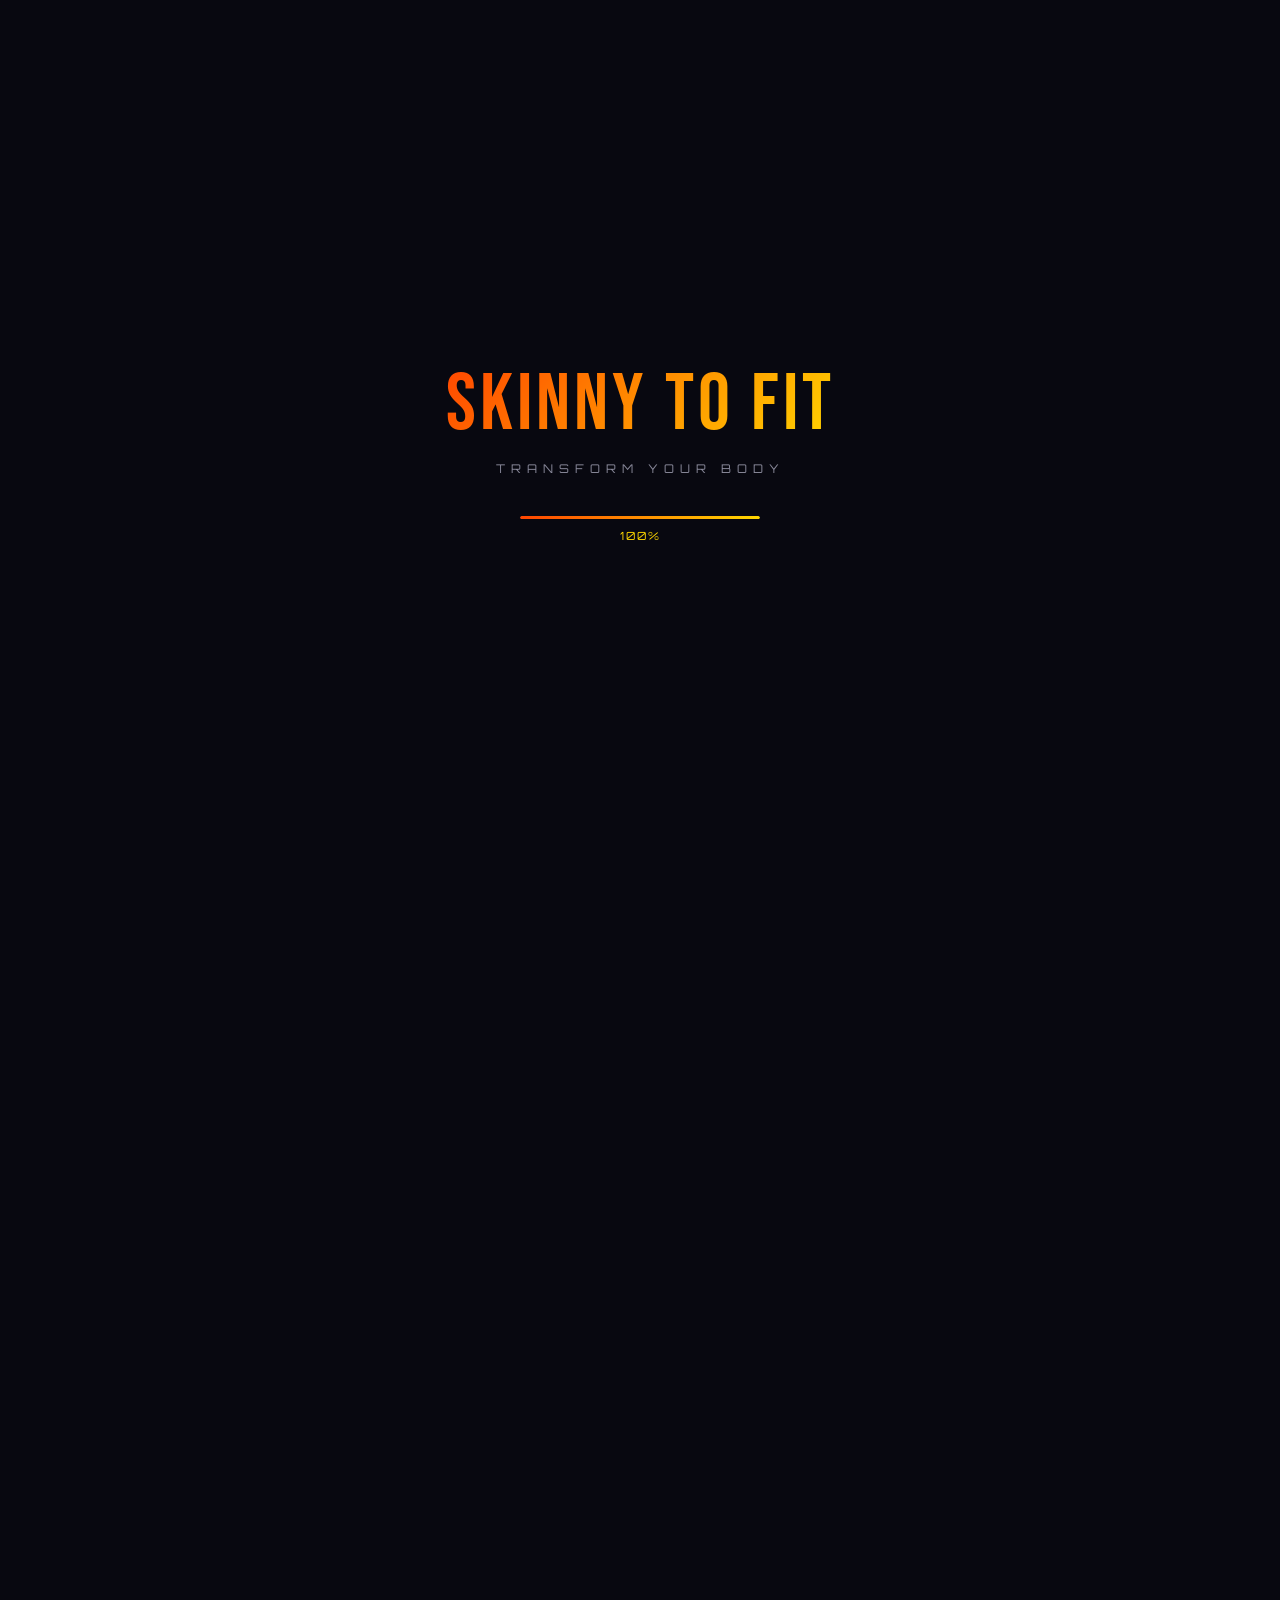
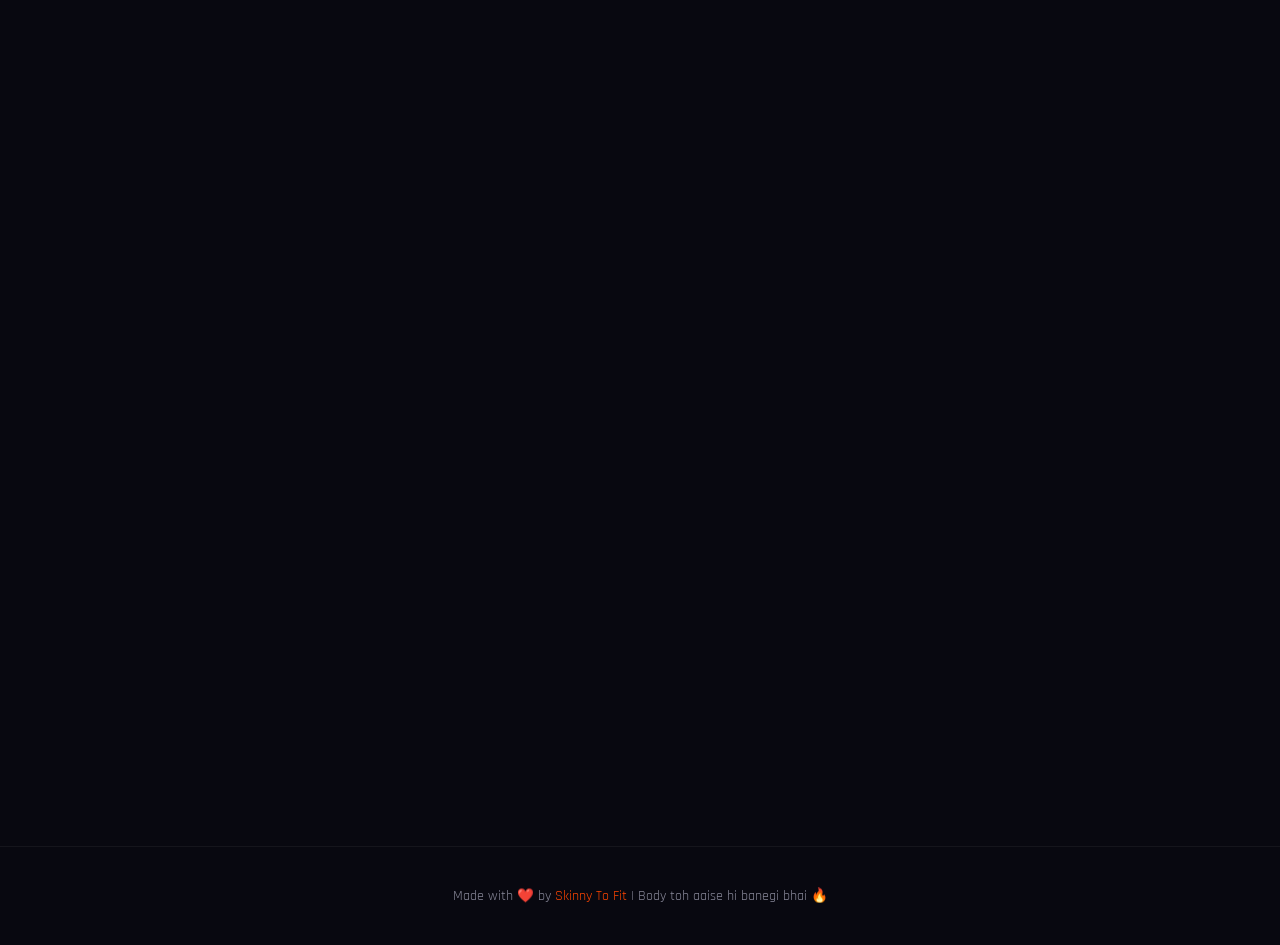
<file: index (5).html>
<!DOCTYPE html>
<html lang="en">
<head>
<meta charset="UTF-8">
<meta name="viewport" content="width=device-width, initial-scale=1.0">
<title>Skinny To Fit | Transform Your Body</title>
<link rel="preconnect" href="https://fonts.googleapis.com">
<link href="https://fonts.googleapis.com/css2?family=Bebas+Neue&family=Rajdhani:wght@400;500;600;700&family=Orbitron:wght@400;700;900&display=swap" rel="stylesheet">
<style>
:root {
  --fire: #ff4500;
  --gold: #ffd700;
  --neon: #00ff88;
  --dark: #080810;
  --card: #0f0f1a;
  --card2: #141428;
  --border: rgba(255,69,0,0.3);
  --text: #e8e8f0;
  --muted: #888899;
}

* { margin:0; padding:0; box-sizing:border-box; }

html { scroll-behavior: smooth; }

body {
  background: var(--dark);
  color: var(--text);
  font-family: 'Rajdhani', sans-serif;
  font-size: 16px;
  overflow-x: hidden;
  min-height: 100vh;
}

/* ── PRELOADER ── */
#preloader {
  position: fixed; inset: 0;
  background: var(--dark);
  display: flex; flex-direction: column;
  align-items: center; justify-content: center;
  z-index: 9999;
  transition: opacity 0.6s ease, visibility 0.6s ease;
}
#preloader.hide { opacity:0; visibility:hidden; }

.pre-logo {
  font-family: 'Bebas Neue', sans-serif;
  font-size: clamp(2.5rem,8vw,5rem);
  background: linear-gradient(135deg, var(--fire), var(--gold));
  -webkit-background-clip: text; -webkit-text-fill-color: transparent;
  animation: pulse 1.2s ease-in-out infinite;
  letter-spacing: 4px;
}
.pre-sub {
  font-family: 'Orbitron', sans-serif;
  font-size: 0.75rem; letter-spacing: 6px;
  color: var(--muted); margin-top: 8px;
  animation: fadeUp 0.8s ease both;
}
.pre-bar-wrap {
  width: 240px; height: 3px;
  background: rgba(255,255,255,0.1);
  border-radius: 99px; margin-top: 40px; overflow: hidden;
}
.pre-bar {
  height: 100%;
  background: linear-gradient(90deg, var(--fire), var(--gold));
  border-radius: 99px;
  width: 0;
  animation: load 2.2s cubic-bezier(.4,0,.2,1) forwards;
}
.pre-pct {
  font-family: 'Orbitron', sans-serif;
  font-size: 0.7rem; color: var(--gold);
  margin-top: 10px; letter-spacing: 2px;
}

@keyframes load { to { width:100%; } }
@keyframes pulse { 0%,100%{opacity:1;transform:scale(1)} 50%{opacity:.8;transform:scale(0.97)} }
@keyframes fadeUp { from{opacity:0;transform:translateY(20px)} to{opacity:1;transform:translateY(0)} }

/* ── HERO ── */
.hero {
  min-height: 100vh;
  display: flex; flex-direction: column;
  align-items: center; justify-content: center;
  text-align: center;
  padding: 2rem;
  position: relative;
  overflow: hidden;
}
.hero-bg {
  position: absolute; inset: 0;
  background:
    radial-gradient(ellipse 80% 60% at 50% 0%, rgba(255,69,0,0.18) 0%, transparent 70%),
    radial-gradient(ellipse 60% 50% at 80% 100%, rgba(255,215,0,0.1) 0%, transparent 70%),
    var(--dark);
}
.hero-grid {
  position: absolute; inset: 0;
  background-image:
    linear-gradient(rgba(255,69,0,0.07) 1px, transparent 1px),
    linear-gradient(90deg, rgba(255,69,0,0.07) 1px, transparent 1px);
  background-size: 60px 60px;
  animation: gridMove 20s linear infinite;
}
@keyframes gridMove { from{transform:translateY(0)} to{transform:translateY(60px)} }

.hero-content { position:relative; z-index:1; }

.hero-badge {
  display: inline-block;
  border: 1px solid var(--fire);
  color: var(--fire);
  font-family: 'Orbitron', sans-serif;
  font-size: 0.65rem; letter-spacing: 4px;
  padding: 6px 18px; border-radius: 99px;
  margin-bottom: 24px;
  animation: fadeUp 0.6s ease both;
}

.hero-title {
  font-family: 'Bebas Neue', sans-serif;
  font-size: clamp(3.5rem, 12vw, 9rem);
  line-height: 0.95;
  background: linear-gradient(135deg, #fff 0%, var(--gold) 50%, var(--fire) 100%);
  -webkit-background-clip: text; -webkit-text-fill-color: transparent;
  animation: fadeUp 0.7s 0.1s ease both;
  letter-spacing: 2px;
}

.hero-sub {
  font-size: 1.15rem; color: var(--muted);
  margin-top: 16px; letter-spacing: 2px;
  animation: fadeUp 0.7s 0.2s ease both;
}

.hero-cta {
  margin-top: 40px;
  display: inline-block;
  padding: 16px 48px;
  background: linear-gradient(135deg, var(--fire), #ff6a00);
  color: #fff;
  font-family: 'Orbitron', sans-serif;
  font-size: 0.85rem; letter-spacing: 3px;
  border: none; border-radius: 4px;
  cursor: pointer;
  text-transform: uppercase;
  animation: fadeUp 0.7s 0.3s ease both;
  position: relative; overflow: hidden;
  transition: transform 0.2s, box-shadow 0.2s;
  box-shadow: 0 0 40px rgba(255,69,0,0.4);
}
.hero-cta:hover { transform: translateY(-2px); box-shadow: 0 0 60px rgba(255,69,0,0.6); }
.hero-cta::after {
  content:''; position:absolute; inset:0;
  background: linear-gradient(135deg, rgba(255,255,255,0.15), transparent);
  opacity:0; transition: opacity 0.3s;
}
.hero-cta:hover::after { opacity:1; }

.hero-stats {
  display: flex; gap: 48px;
  margin-top: 60px; justify-content: center;
  animation: fadeUp 0.7s 0.4s ease both;
}
.stat { text-align: center; }
.stat-num {
  font-family: 'Bebas Neue', sans-serif;
  font-size: 2.4rem; color: var(--gold);
  line-height: 1;
}
.stat-lbl { font-size: 0.75rem; color: var(--muted); letter-spacing: 2px; }

/* ── MAIN CONTAINER ── */
#app {
  max-width: 860px;
  margin: 0 auto;
  padding: 0 20px 80px;
}

/* ── SECTION CARD ── */
.section-card {
  background: var(--card);
  border: 1px solid var(--border);
  border-radius: 16px;
  padding: clamp(24px, 5vw, 48px);
  margin-bottom: 24px;
  position: relative;
  overflow: hidden;
  opacity: 0; transform: translateY(30px);
  transition: opacity 0.6s ease, transform 0.6s ease;
}
.section-card.visible { opacity:1; transform:translateY(0); }

.section-card::before {
  content:''; position:absolute;
  top:0; left:0; right:0; height:2px;
  background: linear-gradient(90deg, var(--fire), var(--gold), transparent);
}

.section-title {
  font-family: 'Bebas Neue', sans-serif;
  font-size: clamp(1.6rem, 4vw, 2.4rem);
  letter-spacing: 3px;
  margin-bottom: 6px;
}
.section-title span { color: var(--fire); }

.section-desc { color: var(--muted); font-size: 0.95rem; margin-bottom: 32px; }

/* ── INPUTS ── */
.input-grid {
  display: grid;
  grid-template-columns: repeat(auto-fit, minmax(180px, 1fr));
  gap: 20px;
}

.field { display: flex; flex-direction: column; gap: 8px; }

.field label {
  font-family: 'Orbitron', sans-serif;
  font-size: 0.65rem; letter-spacing: 3px;
  color: var(--gold);
  text-transform: uppercase;
}

.field input, .field select {
  background: var(--card2);
  border: 1px solid rgba(255,255,255,0.1);
  border-radius: 8px;
  color: var(--text);
  font-family: 'Rajdhani', sans-serif;
  font-size: 1.05rem; font-weight: 600;
  padding: 14px 16px;
  outline: none;
  transition: border-color 0.3s, box-shadow 0.3s;
  width: 100%;
}
.field input:focus, .field select:focus {
  border-color: var(--fire);
  box-shadow: 0 0 0 3px rgba(255,69,0,0.15);
}
.field select option { background: #1a1a2e; }

/* ── BMI DISPLAY ── */
.bmi-display {
  background: var(--card2);
  border-radius: 16px;
  padding: 32px;
  text-align: center;
  border: 1px solid rgba(255,255,255,0.07);
  margin-top: 24px;
  display: none;
}
.bmi-display.show { display: block; animation: fadeUp 0.5s ease both; }

.bmi-number {
  font-family: 'Bebas Neue', sans-serif;
  font-size: 5rem; line-height: 1;
  background: linear-gradient(135deg, var(--fire), var(--gold));
  -webkit-background-clip: text; -webkit-text-fill-color: transparent;
}

.bmi-label {
  font-family: 'Orbitron', sans-serif;
  font-size: 0.8rem; letter-spacing: 3px;
  margin-top: 6px;
}

.bmi-bar-track {
  width: 100%; height: 10px;
  background: rgba(255,255,255,0.08);
  border-radius: 99px;
  margin: 20px auto;
  position: relative; overflow: hidden;
}
.bmi-bar-fill {
  height: 100%; border-radius: 99px;
  transition: width 1.2s cubic-bezier(.4,0,.2,1), background 0.5s;
}

.bmi-suggestion {
  font-size: 1rem; color: var(--text);
  margin-top: 12px; line-height: 1.7;
}

/* ── GOAL PILLS ── */
.goal-grid {
  display: grid;
  grid-template-columns: repeat(auto-fit, minmax(200px, 1fr));
  gap: 16px;
}

.goal-pill {
  border: 1.5px solid rgba(255,255,255,0.1);
  border-radius: 12px;
  padding: 20px;
  cursor: pointer;
  transition: all 0.3s ease;
  text-align: center;
  background: var(--card2);
  position: relative; overflow: hidden;
}
.goal-pill::before {
  content:''; position:absolute; inset:0;
  background: linear-gradient(135deg, var(--fire), var(--gold));
  opacity:0; transition: opacity 0.3s;
}
.goal-pill:hover { border-color: var(--fire); transform: translateY(-2px); }
.goal-pill.active { border-color: var(--fire); box-shadow: 0 0 24px rgba(255,69,0,0.3); }
.goal-pill.active::before { opacity: 0.08; }

.goal-icon { font-size: 2rem; display: block; margin-bottom: 8px; position:relative; z-index:1; }
.goal-title {
  font-family: 'Bebas Neue', sans-serif;
  font-size: 1.3rem; letter-spacing: 2px;
  position:relative; z-index:1;
}
.goal-sub { font-size: 0.8rem; color: var(--muted); margin-top: 4px; position:relative; z-index:1; }

/* ── BUDGET ── */
.budget-options {
  display: grid;
  grid-template-columns: repeat(auto-fit, minmax(140px, 1fr));
  gap: 12px;
  margin-bottom: 20px;
}

.budget-btn {
  border: 1.5px solid rgba(255,255,255,0.1);
  border-radius: 10px;
  padding: 14px 10px;
  cursor: pointer;
  text-align: center;
  background: var(--card2);
  font-family: 'Rajdhani', sans-serif;
  font-size: 1rem; font-weight: 600;
  color: var(--text);
  transition: all 0.3s;
}
.budget-btn:hover { border-color: var(--gold); }
.budget-btn.active { border-color: var(--gold); box-shadow: 0 0 20px rgba(255,215,0,0.2); color: var(--gold); }

.custom-budget-wrap {
  display: none; margin-top: 12px;
}
.custom-budget-wrap.show { display: block; animation: fadeUp 0.4s ease both; }

/* ── GENERATE BTN ── */
.generate-btn {
  width: 100%;
  padding: 20px;
  background: linear-gradient(135deg, var(--fire) 0%, #ff6a00 50%, var(--gold) 100%);
  border: none; border-radius: 12px;
  color: #fff;
  font-family: 'Bebas Neue', sans-serif;
  font-size: 1.6rem; letter-spacing: 5px;
  cursor: pointer;
  position: relative; overflow: hidden;
  transition: transform 0.2s, box-shadow 0.2s;
  box-shadow: 0 8px 40px rgba(255,69,0,0.4);
  display: flex; align-items: center; justify-content: center; gap: 12px;
}
.generate-btn:hover { transform: translateY(-3px); box-shadow: 0 12px 60px rgba(255,69,0,0.6); }
.generate-btn:active { transform: translateY(0); }
.generate-btn::after {
  content:''; position:absolute;
  top:-50%; left:-60%; width:40%; height:200%;
  background: rgba(255,255,255,0.15);
  transform: skewX(-20deg);
  animation: shine 3s infinite;
}
@keyframes shine { 0%{left:-60%} 100%{left:160%} }

/* ── LOADING ── */
.loading-overlay {
  display: none;
  position: fixed; inset: 0;
  background: rgba(8,8,16,0.95);
  z-index: 1000;
  flex-direction: column;
  align-items: center; justify-content: center;
  gap: 20px;
}
.loading-overlay.show { display: flex; }

.loading-spinner {
  width: 64px; height: 64px;
  border: 3px solid rgba(255,255,255,0.1);
  border-top-color: var(--fire);
  border-right-color: var(--gold);
  border-radius: 50%;
  animation: spin 0.8s linear infinite;
}
@keyframes spin { to { transform: rotate(360deg); } }

.loading-text {
  font-family: 'Orbitron', sans-serif;
  font-size: 0.8rem; letter-spacing: 4px;
  color: var(--gold);
  animation: blink 1.4s ease-in-out infinite;
}
@keyframes blink { 0%,100%{opacity:1} 50%{opacity:0.4} }

/* ── RESULT ── */
#result-section {
  display: none;
  margin-top: 32px;
}
#result-section.show { display: block; }

.result-tabs {
  display: flex; gap: 12px;
  margin-bottom: 24px;
  flex-wrap: wrap;
}

.tab-btn {
  padding: 10px 24px;
  border: 1.5px solid rgba(255,255,255,0.1);
  border-radius: 99px;
  background: var(--card2);
  color: var(--muted);
  font-family: 'Rajdhani', sans-serif;
  font-size: 0.95rem; font-weight: 600;
  cursor: pointer;
  transition: all 0.3s;
  letter-spacing: 1px;
}
.tab-btn:hover { border-color: var(--fire); color: var(--text); }
.tab-btn.active { border-color: var(--fire); background: rgba(255,69,0,0.12); color: var(--fire); }

.tab-content { display: none; }
.tab-content.active { display: block; animation: fadeUp 0.4s ease both; }

/* ── PLAN CONTENT ── */
.plan-content {
  background: var(--card2);
  border-radius: 12px;
  padding: clamp(20px, 4vw, 36px);
  border: 1px solid rgba(255,255,255,0.07);
  line-height: 1.9;
  font-size: 1rem;
  white-space: pre-wrap;
}

.plan-content h2 {
  font-family: 'Bebas Neue', sans-serif;
  font-size: 1.6rem; letter-spacing: 3px;
  color: var(--gold); margin: 24px 0 12px;
}
.plan-content h3 {
  font-family: 'Bebas Neue', sans-serif;
  font-size: 1.2rem; letter-spacing: 2px;
  color: var(--fire); margin: 18px 0 8px;
}
.plan-content ul { padding-left: 20px; }
.plan-content li { margin: 6px 0; }
.plan-content strong { color: var(--gold); }
.plan-content em { color: var(--neon); font-style: normal; font-weight: 600; }

/* ── POPUP ── */
.popup-overlay {
  display: none;
  position: fixed; inset: 0;
  background: rgba(8,8,16,0.92);
  z-index: 2000;
  align-items: center; justify-content: center;
  padding: 20px;
}
.popup-overlay.show { display: flex; }

.popup-box {
  background: var(--card);
  border: 1px solid var(--fire);
  border-radius: 20px;
  padding: 48px 36px;
  text-align: center;
  max-width: 420px; width: 100%;
  animation: popIn 0.5s cubic-bezier(.34,1.56,.64,1) both;
  position: relative;
}
@keyframes popIn {
  from { opacity:0; transform:scale(0.7) translateY(30px); }
  to   { opacity:1; transform:scale(1) translateY(0); }
}

.popup-emoji {
  font-size: 4.5rem;
  display: block;
  animation: thumbShake 0.6s 0.3s ease both;
}
@keyframes thumbShake {
  0%{transform:rotate(-15deg) scale(0.5)} 40%{transform:rotate(10deg) scale(1.2)}
  70%{transform:rotate(-5deg) scale(0.95)} 100%{transform:rotate(0) scale(1)}
}

.popup-title {
  font-family: 'Bebas Neue', sans-serif;
  font-size: 2rem; letter-spacing: 3px;
  color: var(--fire); margin: 16px 0 10px;
}

.popup-msg {
  font-size: 1.05rem;
  color: var(--text);
  line-height: 1.8;
  margin-bottom: 28px;
}

.popup-close {
  padding: 14px 36px;
  background: linear-gradient(135deg, var(--fire), #ff6a00);
  border: none; border-radius: 8px;
  color: #fff;
  font-family: 'Orbitron', sans-serif;
  font-size: 0.8rem; letter-spacing: 2px;
  cursor: pointer;
  transition: transform 0.2s;
}
.popup-close:hover { transform: scale(1.05); }

/* ── FOOTER ── */
footer {
  text-align: center;
  padding: 40px 20px;
  color: var(--muted);
  font-size: 0.85rem;
  border-top: 1px solid rgba(255,255,255,0.05);
}
footer span { color: var(--fire); }

/* ── SCROLL INDICATOR ── */
.scroll-down {
  position: absolute; bottom: 40px;
  left: 50%; transform: translateX(-50%);
  display: flex; flex-direction: column; align-items: center;
  gap: 8px; color: var(--muted);
  font-family: 'Orbitron', sans-serif;
  font-size: 0.6rem; letter-spacing: 3px;
  animation: bounce 2s ease-in-out infinite;
}
.scroll-down svg { color: var(--fire); }
@keyframes bounce { 0%,100%{transform:translateX(-50%) translateY(0)} 50%{transform:translateX(-50%) translateY(8px)} }

/* ── RESPONSIVE ── */
@media (max-width: 600px) {
  .hero-stats { gap: 24px; }
  .stat-num { font-size: 1.8rem; }
  .budget-options { grid-template-columns: 1fr 1fr; }
}
</style>
</head>
<body>

<!-- PRELOADER -->
<div id="preloader">
  <div class="pre-logo">SKINNY TO FIT</div>
  <div class="pre-sub">TRANSFORM YOUR BODY</div>
  <div class="pre-bar-wrap"><div class="pre-bar"></div></div>
  <div class="pre-pct" id="prePercent">0%</div>
</div>

<!-- POPUP -->
<div class="popup-overlay" id="budgetPopup">
  <div class="popup-box">
    <span class="popup-emoji">👎</span>
    <div class="popup-title">Bhai Seriously?!</div>
    <div class="popup-msg">
      ₹1000 se kam mein body banana chahta hai? 😂<br><br>
      <strong>Bhai teri body nahi banegi!</strong><br>
      Tu mutthi maar aur ghar baith! 🤣<br><br>
      Kam se kam ₹1000+ toh laga bhai, apne aap pe thoda invest kar!
    </div>
    <button class="popup-close" onclick="closePopup()">THEEK HAI BHAI 😅</button>
  </div>
</div>

<!-- LOADING -->
<div class="loading-overlay" id="loadingOverlay">
  <div class="loading-spinner"></div>
  <div class="loading-text">GENERATING YOUR PLAN...</div>
</div>

<!-- HERO -->
<section class="hero">
  <div class="hero-bg"></div>
  <div class="hero-grid"></div>
  <div class="hero-content">
    <div class="hero-badge">🔥 AI POWERED FITNESS PLANNER</div>
    <h1 class="hero-title">SKINNY<br>TO FIT</h1>
    <p class="hero-sub">Apna body transform kar — Diet + Workout + Budget sab ek jagah</p>
    <button class="hero-cta" onclick="document.getElementById('app').scrollIntoView({behavior:'smooth'})">
      SHURU KAREN ⚡
    </button>
    <div class="hero-stats">
      <div class="stat"><div class="stat-num">10K+</div><div class="stat-lbl">Users</div></div>
      <div class="stat"><div class="stat-num">95%</div><div class="stat-lbl">Results</div></div>
      <div class="stat"><div class="stat-num">AI</div><div class="stat-lbl">Powered</div></div>
    </div>
  </div>
  <div class="scroll-down">
    <svg width="20" height="20" viewBox="0 0 24 24" fill="none" stroke="currentColor" stroke-width="2"><path d="M7 10l5 5 5-5"/></svg>
    SCROLL
  </div>
</section>

<!-- APP -->
<div id="app">

  <!-- STEP 1: Details -->
  <div class="section-card" id="step1">
    <div class="section-title">STEP 1 — <span>APNI DETAILS</span></div>
    <div class="section-desc">Apni sahi information daal taki accurate plan mile</div>
    <div class="input-grid">
      <div class="field">
        <label>Umar (Years)</label>
        <input type="number" id="age" placeholder="e.g. 22" min="10" max="80">
      </div>
      <div class="field">
        <label>Gender</label>
        <select id="gender">
          <option value="">Select...</option>
          <option value="male">Male 👦</option>
          <option value="female">Female 👧</option>
        </select>
      </div>
      <div class="field">
        <label>Height (cm)</label>
        <input type="number" id="height" placeholder="e.g. 175" min="100" max="250">
      </div>
      <div class="field">
        <label>Weight (kg)</label>
        <input type="number" id="weight" placeholder="e.g. 65" min="30" max="300">
      </div>
      <div class="field">
        <label>Activity Level</label>
        <select id="activity">
          <option value="">Select...</option>
          <option value="sedentary">Sedentary (Ghar pe baitha)</option>
          <option value="light">Light (Thodi walk)</option>
          <option value="moderate">Moderate (Week mein 3-4 din exercise)</option>
          <option value="active">Active (Roz exercise)</option>
          <option value="veryactive">Very Active (Athlete level)</option>
        </select>
      </div>
    </div>
    <div class="bmi-display" id="bmiDisplay">
      <div class="bmi-number" id="bmiVal">—</div>
      <div class="bmi-label" id="bmiCat">BMI INDEX</div>
      <div class="bmi-bar-track"><div class="bmi-bar-fill" id="bmiBar"></div></div>
      <div class="bmi-suggestion" id="bmiSugg"></div>
    </div>
  </div>

  <!-- STEP 2: Goal -->
  <div class="section-card" id="step2">
    <div class="section-title">STEP 2 — <span>APNA GOAL</span></div>
    <div class="section-desc">Kya achieve karna chahte ho?</div>
    <div class="goal-grid">
      <div class="goal-pill" onclick="selectGoal(this,'muscle_gain')">
        <span class="goal-icon">💪</span>
        <div class="goal-title">Muscle Gain</div>
        <div class="goal-sub">Body banao, mass badao</div>
      </div>
      <div class="goal-pill" onclick="selectGoal(this,'fat_loss')">
        <span class="goal-icon">🔥</span>
        <div class="goal-title">Fat Loss</div>
        <div class="goal-sub">Pet kam karo, slim bano</div>
      </div>
      <div class="goal-pill" onclick="selectGoal(this,'maintain')">
        <span class="goal-icon">⚖️</span>
        <div class="goal-title">Maintain</div>
        <div class="goal-sub">Current body maintain karo</div>
      </div>
      <div class="goal-pill" onclick="selectGoal(this,'body_recomp')">
        <span class="goal-icon">🏆</span>
        <div class="goal-title">Body Recomp</div>
        <div class="goal-sub">Fat lose + Muscle gain saath</div>
      </div>
    </div>
  </div>

  <!-- STEP 3: Budget -->
  <div class="section-card" id="step3">
    <div class="section-title">STEP 3 — <span>MONTHLY BUDGET</span></div>
    <div class="section-desc">Khane pe mahine mein kitna kharch kar sakte ho?</div>
    <div class="budget-options">
      <div class="budget-btn" onclick="selectBudget(this,'1000-2000','₹1K–2K')">₹1,000–2,000</div>
      <div class="budget-btn" onclick="selectBudget(this,'2000-4000','₹2K–4K')">₹2,000–4,000</div>
      <div class="budget-btn" onclick="selectBudget(this,'4000-7000','₹4K–7K')">₹4,000–7,000</div>
      <div class="budget-btn" onclick="selectBudget(this,'7000-12000','₹7K–12K')">₹7,000–12,000</div>
      <div class="budget-btn" onclick="selectBudget(this,'12000+','₹12K+')">₹12,000+</div>
      <div class="budget-btn" onclick="openCustomBudget(this)">Custom Amount ✏️</div>
    </div>
    <div class="custom-budget-wrap" id="customWrap">
      <div class="field">
        <label>Custom Budget (₹ per month)</label>
        <input type="number" id="customBudget" placeholder="e.g. 3500" min="1" oninput="checkCustomBudget()">
      </div>
    </div>
  </div>

  <!-- GENERATE -->
  <div class="section-card" id="genSection">
    <button class="generate-btn" onclick="generatePlan()">
      ⚡ GENERATE MY PLAN ⚡
    </button>
  </div>

  <!-- RESULT -->
  <div id="result-section">
    <div class="section-card visible" style="opacity:1;transform:none">
      <div class="section-title">YOUR <span>COMPLETE PLAN</span></div>
      <div class="result-tabs">
        <button class="tab-btn active" onclick="switchTab(this,'dietTab')">🥗 Diet Plan</button>
        <button class="tab-btn" onclick="switchTab(this,'workoutTab')">💪 Workout Plan</button>
        <button class="tab-btn" onclick="switchTab(this,'tipsTab')">💡 Pro Tips</button>
      </div>
      <div class="tab-content active" id="dietTab">
        <div class="plan-content" id="dietContent">Loading...</div>
      </div>
      <div class="tab-content" id="workoutTab">
        <div class="plan-content" id="workoutContent">Loading...</div>
      </div>
      <div class="tab-content" id="tipsTab">
        <div class="plan-content" id="tipsContent">Loading...</div>
      </div>
    </div>
  </div>

</div>

<!-- FOOTER -->
<footer>
  Made with ❤️ by <span>Skinny To Fit</span> | Body toh aaise hi banegi bhai 🔥
</footer>

<script>
/* ─── PRELOADER ─── */
let pct = 0;
const pctEl = document.getElementById('prePercent');
const timer = setInterval(()=>{
  pct = Math.min(pct + Math.random()*18, 100);
  pctEl.textContent = Math.floor(pct) + '%';
  if(pct>=100){ clearInterval(timer); setTimeout(hidePreloader, 300); }
},120);

function hidePreloader(){
  document.getElementById('preloader').classList.add('hide');
  initScrollAnimation();
}

/* ─── SCROLL ANIMATION ─── */
function initScrollAnimation(){
  const observer = new IntersectionObserver(entries=>{
    entries.forEach(e=>{ if(e.isIntersecting) e.target.classList.add('visible'); });
  },{threshold:0.12});
  document.querySelectorAll('.section-card').forEach(c=>observer.observe(c));
}

/* ─── BMI CALCULATOR ─── */
function calcBMI(){
  const h = parseFloat(document.getElementById('height').value);
  const w = parseFloat(document.getElementById('weight').value);
  if(!h||!w||h<100||w<20) return;

  const bmi = (w/((h/100)**2)).toFixed(1);
  const display = document.getElementById('bmiDisplay');
  display.classList.add('show');
  document.getElementById('bmiVal').textContent = bmi;

  let cat, color, sugg, pct;
  if(bmi<16){
    cat='Severe Underweight 😰'; color='#4af'; pct=5;
    sugg='Bhai tujhe urgent help chahiye! Tu bahut hi zyada patla hai. Doctor se mil aur khub khana kha.';
  } else if(bmi<18.5){
    cat='Underweight 😅'; color='#4af'; pct=18;
    sugg='Tu thoda patla hai bhai. Muscle gain goal choose kar aur proper diet follow kar. Body banegi!';
  } else if(bmi<25){
    cat='Normal Weight ✅'; color='#00ff88'; pct=50;
    sugg='Teri BMI perfect hai bhai! Ab goal ke hisab se body ko next level le ja.';
  } else if(bmi<30){
    cat='Overweight ⚠️'; color='#ffaa00'; pct=72;
    sugg='Thoda extra fat hai bhai. Fat loss goal choose kar. Diet + workout se 2-3 mahine mein results dikhenge!';
  } else {
    cat='Obese 🚨'; color='#ff4500'; pct=90;
    sugg='Bhai serious ho ja! Obesity health ke liye dangerous hai. Aaj se hi shuru kar — diet + exercise must hai.';
  }

  document.getElementById('bmiCat').textContent = cat;
  document.getElementById('bmiCat').style.color = color;
  document.getElementById('bmiSugg').textContent = sugg;
  const bar = document.getElementById('bmiBar');
  setTimeout(()=>{ bar.style.width = pct+'%'; bar.style.background = color; }, 100);
}

['height','weight'].forEach(id=>{
  document.getElementById(id).addEventListener('input', calcBMI);
});

/* ─── GOAL ─── */
let selectedGoal = '';
function selectGoal(el, goal){
  document.querySelectorAll('.goal-pill').forEach(p=>p.classList.remove('active'));
  el.classList.add('active');
  selectedGoal = goal;
}

/* ─── BUDGET ─── */
let selectedBudget = '';
let selectedBudgetLabel = '';
function selectBudget(el, val, label){
  document.querySelectorAll('.budget-btn').forEach(b=>b.classList.remove('active'));
  el.classList.add('active');
  selectedBudget = val;
  selectedBudgetLabel = label;
  document.getElementById('customWrap').classList.remove('show');
}
function openCustomBudget(el){
  document.querySelectorAll('.budget-btn').forEach(b=>b.classList.remove('active'));
  el.classList.add('active');
  document.getElementById('customWrap').classList.add('show');
  selectedBudget = 'custom';
}
function checkCustomBudget(){
  const val = parseFloat(document.getElementById('customBudget').value);
  if(val && val < 1000){ showPopup(); document.getElementById('customBudget').value=''; }
  else if(val){ selectedBudget = val+'-custom'; selectedBudgetLabel = '₹'+val; }
}

/* ─── POPUP ─── */
function showPopup(){ document.getElementById('budgetPopup').classList.add('show'); }
function closePopup(){ document.getElementById('budgetPopup').classList.remove('show'); }

/* ─── TABS ─── */
function switchTab(btn, tabId){
  document.querySelectorAll('.tab-btn').forEach(b=>b.classList.remove('active'));
  document.querySelectorAll('.tab-content').forEach(c=>c.classList.remove('active'));
  btn.classList.add('active');
  document.getElementById(tabId).classList.add('active');
}

/* ─── GENERATE ─── */
async function generatePlan(){
  const age = document.getElementById('age').value;
  const gender = document.getElementById('gender').value;
  const height = document.getElementById('height').value;
  const weight = document.getElementById('weight').value;
  const activity = document.getElementById('activity').value;
  const goal = selectedGoal;
  const budget = selectedBudget;

  if(!age||!gender||!height||!weight||!activity){
    alert('Bhai pehle apni saari details fill kar! 😅'); return;
  }
  if(!goal){ alert('Apna goal select kar pehle! 💪'); return; }
  if(!budget){ alert('Budget select karna padega bhai! 💰'); return; }

  if(budget==='custom'){
    const cv = parseFloat(document.getElementById('customBudget').value);
    if(!cv||cv<1000){ showPopup(); return; }
  }

  const bmi = (parseFloat(weight)/((parseFloat(height)/100)**2)).toFixed(1);
  const goalMap = {muscle_gain:'Muscle Gain',fat_loss:'Fat Loss',maintain:'Maintain',body_recomp:'Body Recomposition'};
  const actMap = {sedentary:'Sedentary',light:'Lightly Active',moderate:'Moderately Active',active:'Very Active',veryactive:'Extremely Active (Athlete)'};

  const budgetLabel = budget==='custom' ? '₹'+document.getElementById('customBudget').value : selectedBudgetLabel;

  document.getElementById('loadingOverlay').classList.add('show');

  const dietPrompt = `You are an expert Indian fitness nutritionist. Create a detailed diet plan in Hindi-English mix (Hinglish) for:
- Age: ${age} years, Gender: ${gender}
- Height: ${height}cm, Weight: ${weight}kg, BMI: ${bmi}
- Activity Level: ${actMap[activity]}
- Goal: ${goalMap[goal]}
- Monthly food budget: ${budgetLabel}

Format your response with HTML tags. Use:
<h2> for main sections
<h3> for sub-sections
<strong> for important values (calories, macros)
<em> for food items
<ul><li> for lists

Include:
1. Daily Calorie Target with calculation
2. Macros breakdown (Protein/Carbs/Fat in grams)
3. Full Day Meal Plan - Breakfast, Mid-morning snack, Lunch, Evening snack, Dinner, Post-workout (with exact quantities and timing)
4. Best Indian foods for this budget and goal
5. Weekly grocery list with approximate costs in Indian Rupees
6. Foods to AVOID

Keep it practical and budget-friendly for India. Be specific with Indian foods like dal, roti, rice, paneer, eggs, chicken etc.`;

  const workoutPrompt = `You are an expert fitness trainer. Create a detailed weekly workout plan in Hinglish for:
- Age: ${age} years, Gender: ${gender}
- BMI: ${bmi}, Activity Level: ${actMap[activity]}
- Goal: ${goalMap[goal]}

Format with HTML: <h2> for sections, <h3> for days, <strong> for sets/reps, <em> for exercise names, <ul><li> for lists.

Include:
1. Weekly Training Split (which body parts on which days)
2. Full 7-day workout schedule:
   - Exercise name, Sets x Reps, Rest time, Tips
3. Warm-up routine (5-10 min)
4. Cool-down stretches
5. Progressive overload tips
6. Home workout alternatives if no gym
7. Recovery & sleep tips

Be specific and motivating!`;

  const tipsPrompt = `Give practical fitness and lifestyle tips in Hinglish for a ${age} year old ${gender} with BMI ${bmi} and goal of ${goalMap[goal]} on a budget of ${budgetLabel}/month.

Format with HTML. Include:
<h2> for sections, <strong> for key points, <ul><li> for tips.

Cover:
1. Top 5 Supplements (budget-friendly, Indian market) with approximate prices
2. Best timing for workouts
3. Sleep and recovery importance
4. Motivation tips to stay consistent
5. Common mistakes to avoid
6. Hydration guide
7. Realistic timeline: When to expect results

Be real, direct and motivating like a desi fitness coach!`;

  try {
    const [dietRes, workoutRes, tipsRes] = await Promise.all([
      callClaude(dietPrompt),
      callClaude(workoutPrompt),
      callClaude(tipsPrompt)
    ]);

    document.getElementById('dietContent').innerHTML = dietRes;
    document.getElementById('workoutContent').innerHTML = workoutRes;
    document.getElementById('tipsContent').innerHTML = tipsRes;

    document.getElementById('loadingOverlay').classList.remove('show');
    const result = document.getElementById('result-section');
    result.classList.add('show');
    setTimeout(()=>result.scrollIntoView({behavior:'smooth', block:'start'}), 100);

  } catch(e) {
    document.getElementById('loadingOverlay').classList.remove('show');
    alert('Error aa gaya bhai! Dobara try kar. 😅\n'+e.message);
  }
}

async function callClaude(prompt){
  const res = await fetch('https://api.anthropic.com/v1/messages',{
    method:'POST',
    headers:{'Content-Type':'application/json'},
    body: JSON.stringify({
      model:'claude-sonnet-4-20250514',
      max_tokens:1000,
      messages:[{role:'user',content:prompt}]
    })
  });
  if(!res.ok) throw new Error('API error: '+res.status);
  const data = await res.json();
  return data.content.map(b=>b.text||'').join('');
}
</script>
</body>
</html>
</file>
